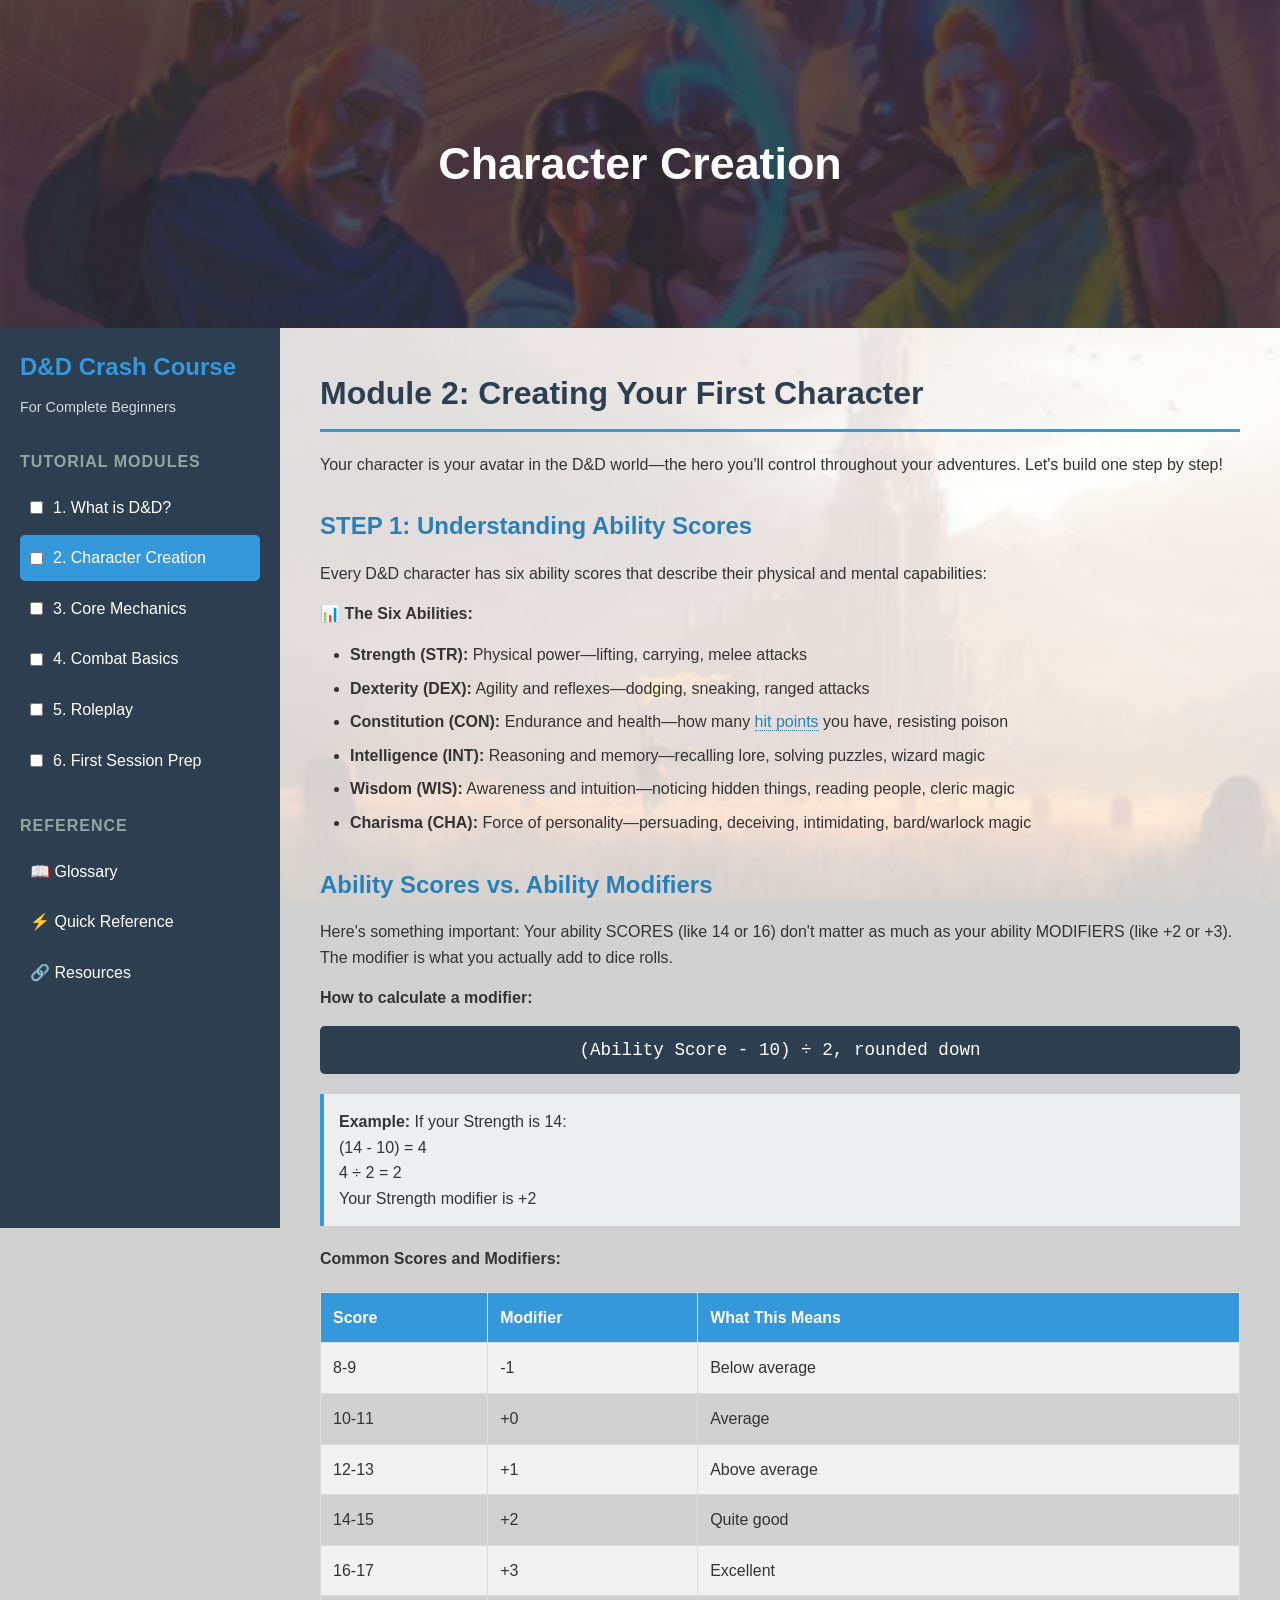
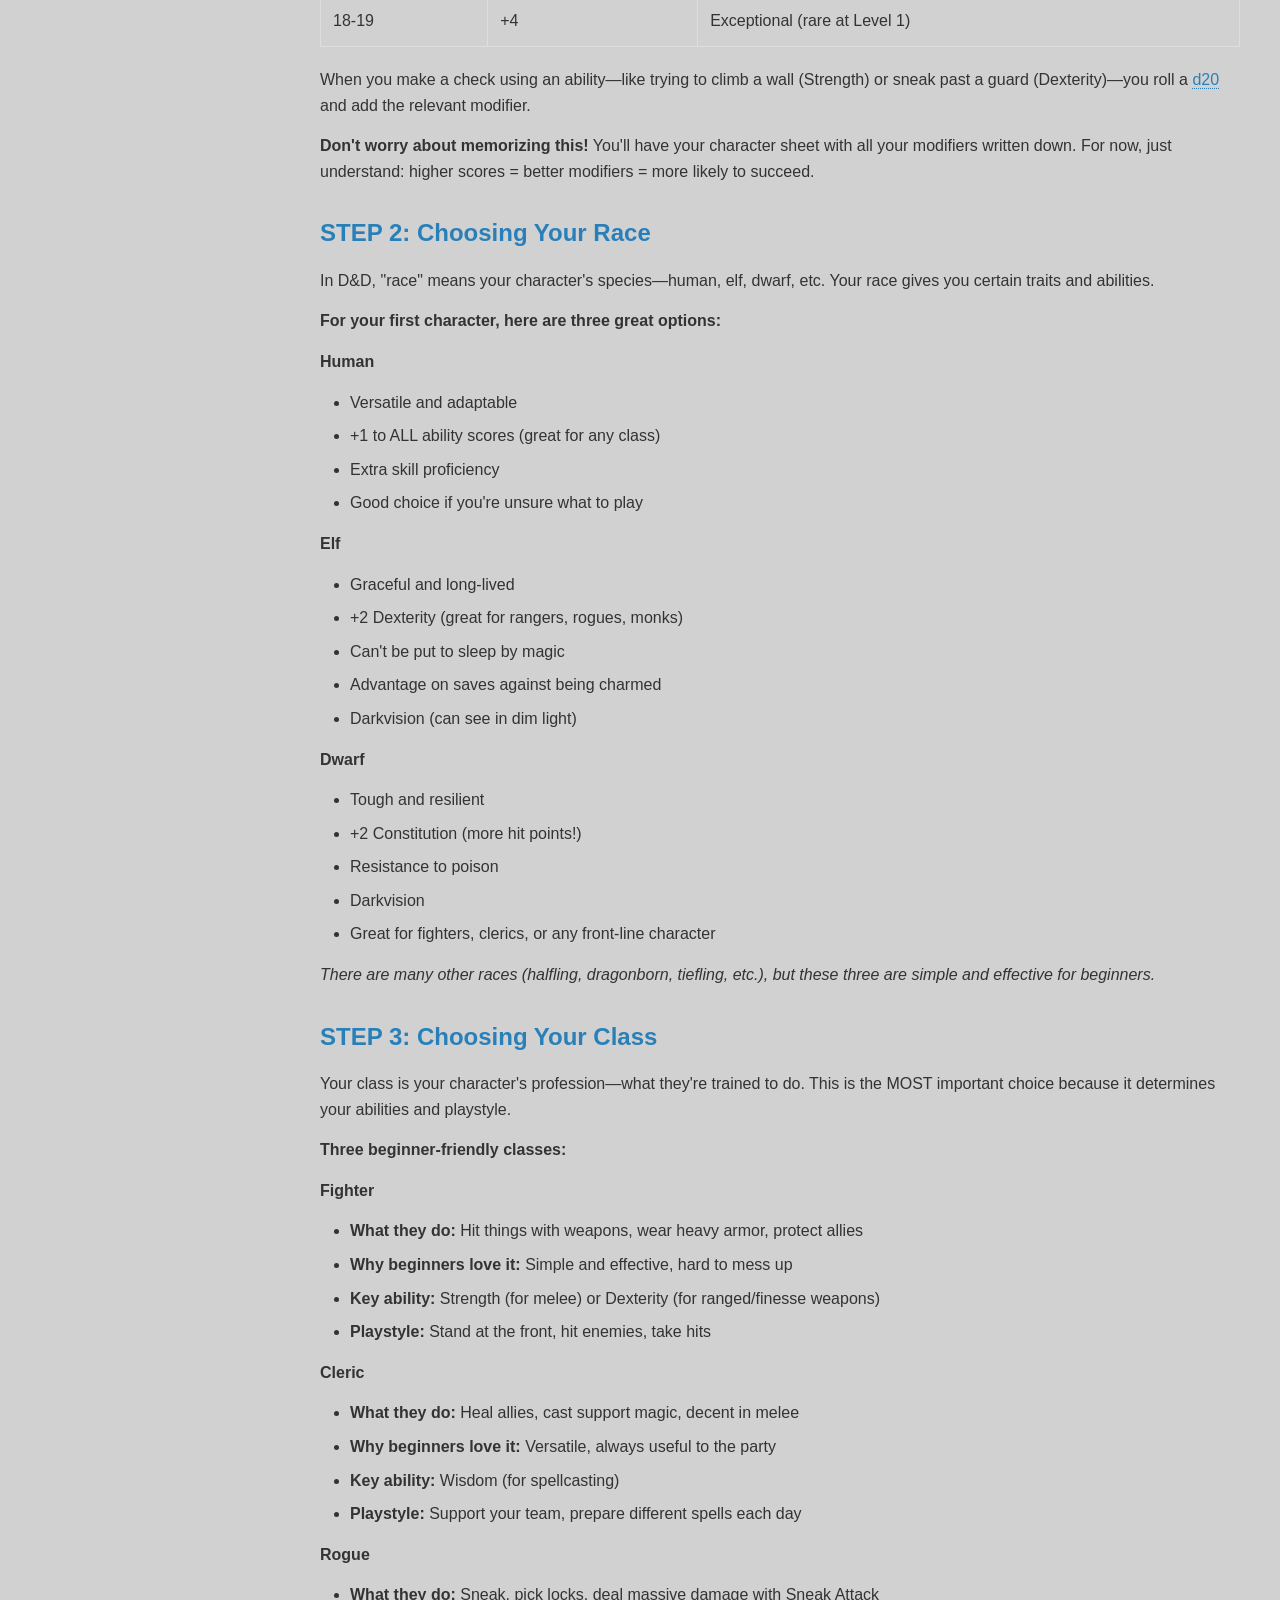
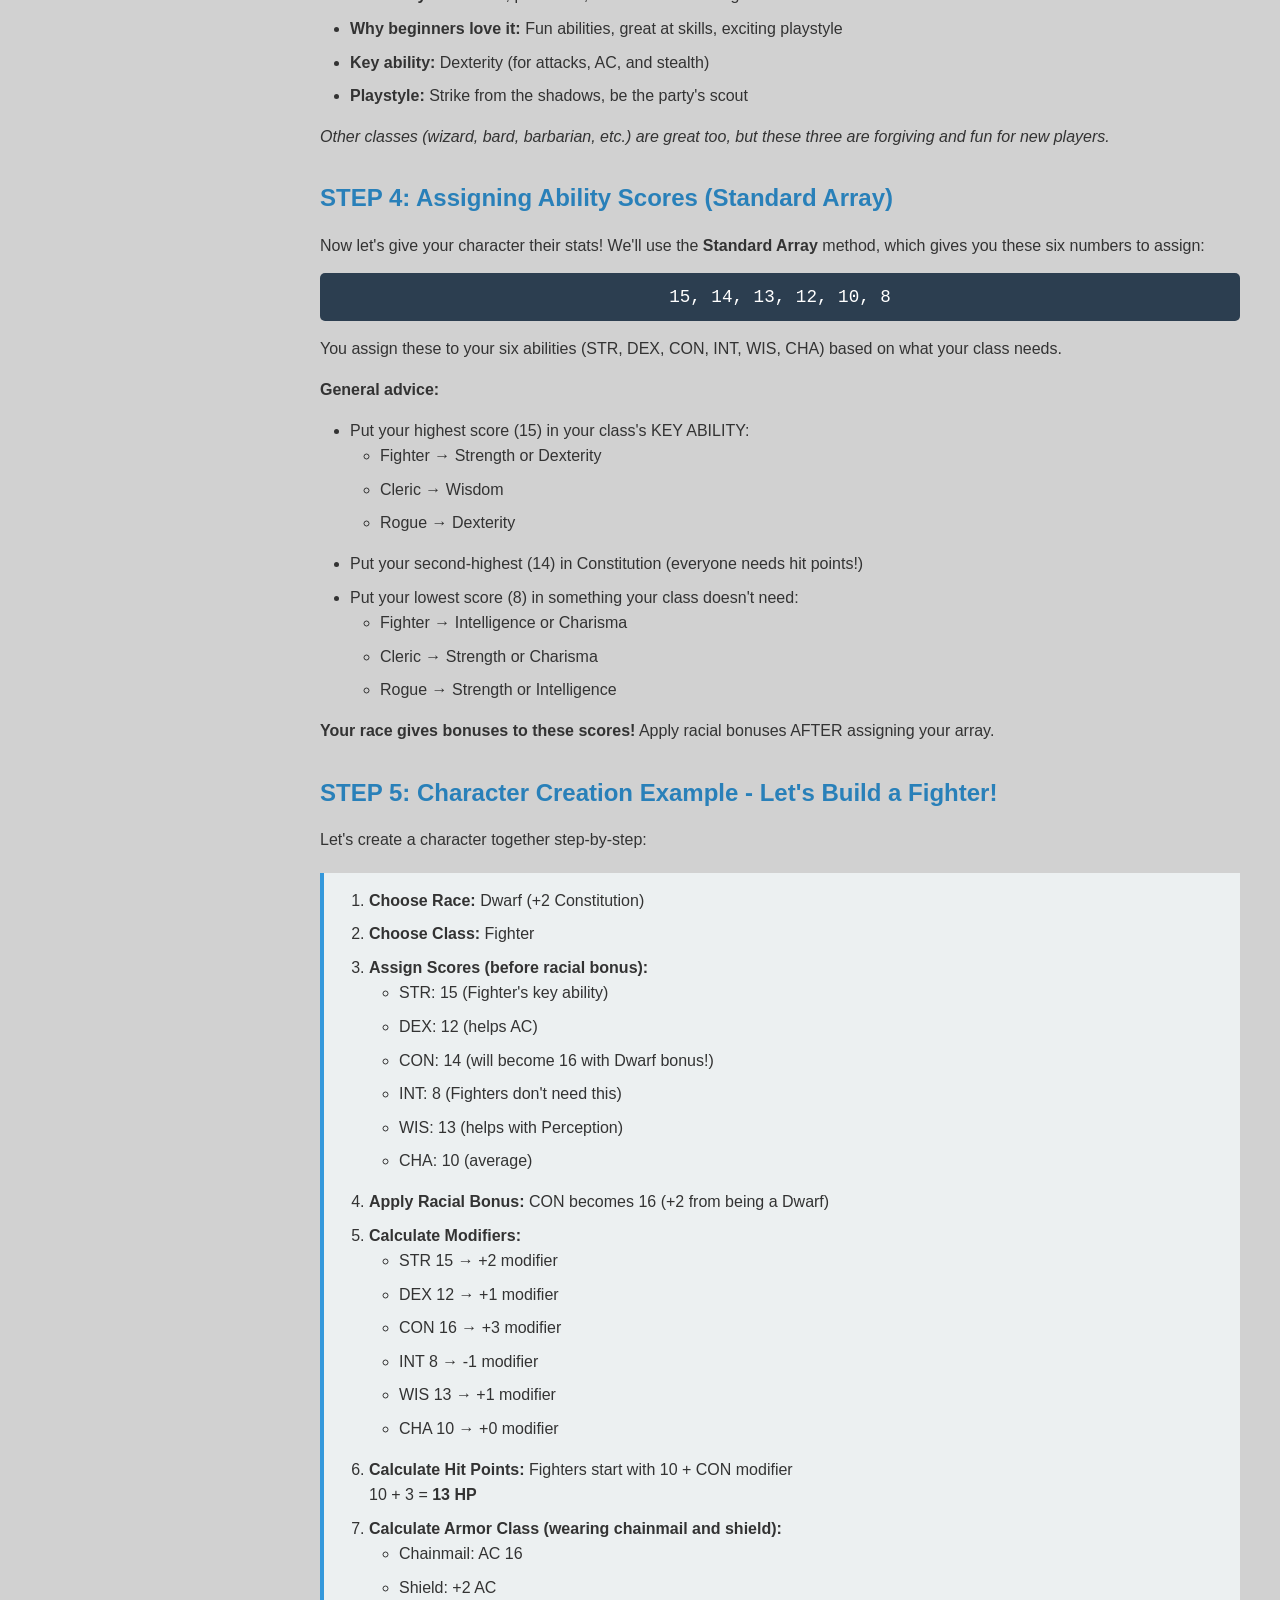
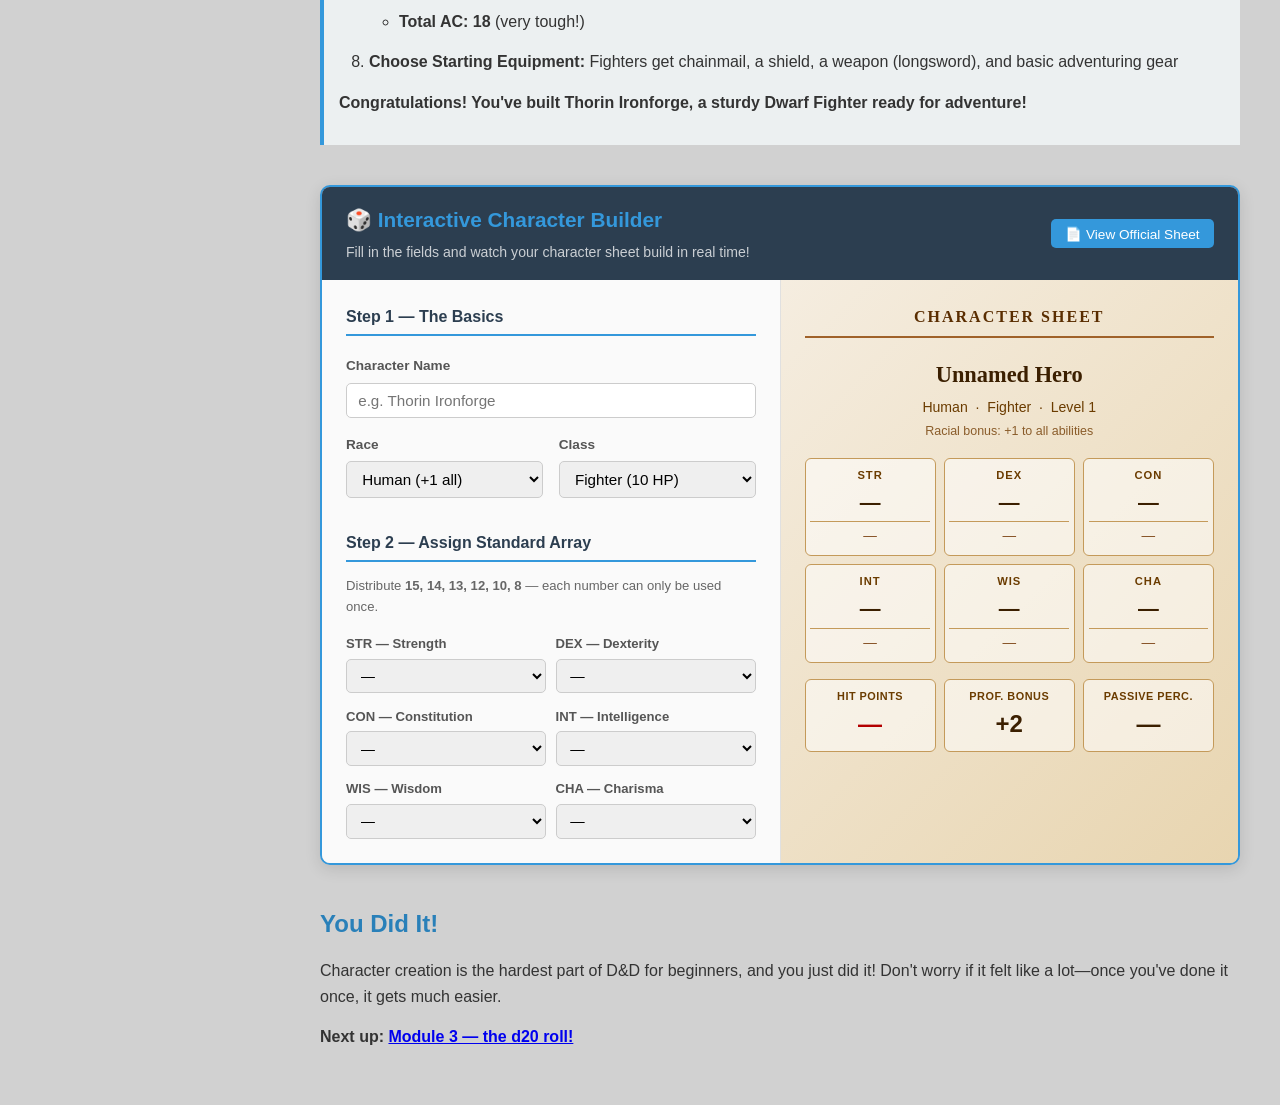
<file: character-creation.html>
<!DOCTYPE html>
<html lang="en">
<head>
    <meta charset="UTF-8">
    <meta name="viewport" content="width=device-width, initial-scale=1.0">
    <title>D&D Crash Course - Character Creation</title>
    <link rel="stylesheet" href="styles.css">
</head>
<body>
    <header style="text-align:center; padding: 8rem 1rem; background: #222; color: #fff; position: relative; overflow: hidden;">
        <img src="Images/character-creation.jpg" alt="Dragon" style="position: absolute; top: 0; left: 0; width: 100%; height: 100%; object-fit: cover; object-position: center 40%; opacity: 0.25; pointer-events: none;">
        <div style="position: relative; z-index: 1;">
            <h1 style="font-size: 2.8rem; margin: 0;">Character Creation</h1>
        </div>
    </header>
    <div class="container">
        <aside class="sidebar">
            <h1>D&D Crash Course</h1>
            <p>For Complete Beginners</p>

            <div class="nav-section">
                <h3>Tutorial Modules</h3>
                <a class="nav-item" href="what-is-dnd.html" data-page="what-is-dnd.html">
                    <input type="checkbox" id="check1">
                    <span>1. What is D&D?</span>
                </a>
                <a class="nav-item" href="character-creation.html" data-page="character-creation.html">
                    <input type="checkbox" id="check2">
                    <span>2. Character Creation</span>
                </a>
                <a class="nav-item" href="core-mechanics.html" data-page="core-mechanics.html">
                    <input type="checkbox" id="check3">
                    <span>3. Core Mechanics</span>
                </a>
                <a class="nav-item" href="combat.html" data-page="combat.html">
                    <input type="checkbox" id="check4">
                    <span>4. Combat Basics</span>
                </a>
                <a class="nav-item" href="roleplay.html" data-page="roleplay.html">
                    <input type="checkbox" id="check5">
                    <span>5. Roleplay</span>
                </a>
                <a class="nav-item" href="first-session.html" data-page="first-session.html">
                    <input type="checkbox" id="check6">
                    <span>6. First Session Prep</span>
                </a>
            </div>

            <div class="nav-section">
                <h3>Reference</h3>
                <a class="nav-item" href="reference.html#glossary" data-page="reference.html">
                    <span>📖 Glossary</span>
                </a>
                <a class="nav-item" href="reference.html#quickref" data-page="reference.html">
                    <span>⚡ Quick Reference</span>
                </a>
                <a class="nav-item" href="reference.html#resources" data-page="reference.html">
                    <span>🔗 Resources</span>
                </a>
            </div>
        </aside>

        <main class="main-content">
            <h2>Module 2: Creating Your First Character</h2>
            <p>Your character is your avatar in the D&amp;D world—the hero you'll control throughout your adventures. Let's build one step by step!</p>

            <h3>STEP 1: Understanding Ability Scores</h3>
            <p>Every D&amp;D character has six ability scores that describe their physical and mental capabilities:</p>

            <p><strong>📊 The Six Abilities:</strong></p>
            <ul>
                <li><strong>Strength (STR):</strong> Physical power—lifting, carrying, melee attacks</li>
                <li><strong>Dexterity (DEX):</strong> Agility and reflexes—dodging, sneaking, ranged attacks</li>
                <li><strong>Constitution (CON):</strong> Endurance and health—how many <span class="tip" data-tip="How much damage your character can take before falling unconscious.">hit points</span> you have, resisting poison</li>
                <li><strong>Intelligence (INT):</strong> Reasoning and memory—recalling lore, solving puzzles, wizard magic</li>
                <li><strong>Wisdom (WIS):</strong> Awareness and intuition—noticing hidden things, reading people, cleric magic</li>
                <li><strong>Charisma (CHA):</strong> Force of personality—persuading, deceiving, intimidating, bard/warlock magic</li>
            </ul>

            <h3>Ability Scores vs. Ability Modifiers</h3>
            <p>Here's something important: Your ability SCORES (like 14 or 16) don't matter as much as your ability MODIFIERS (like +2 or +3). The modifier is what you actually add to dice rolls.</p>

            <p><strong>How to calculate a modifier:</strong></p>
            <div class="formula">(Ability Score - 10) ÷ 2, rounded down</div>

            <div class="example-box">
                <strong>Example:</strong> If your Strength is 14:<br>
                (14 - 10) = 4<br>
                4 ÷ 2 = 2<br>
                Your Strength modifier is +2
            </div>

            <p><strong>Common Scores and Modifiers:</strong></p>
            <table>
                <tr>
                    <th>Score</th>
                    <th>Modifier</th>
                    <th>What This Means</th>
                </tr>
                <tr><td>8-9</td><td>-1</td><td>Below average</td></tr>
                <tr><td>10-11</td><td>+0</td><td>Average</td></tr>
                <tr><td>12-13</td><td>+1</td><td>Above average</td></tr>
                <tr><td>14-15</td><td>+2</td><td>Quite good</td></tr>
                <tr><td>16-17</td><td>+3</td><td>Excellent</td></tr>
                <tr><td>18-19</td><td>+4</td><td>Exceptional (rare at Level 1)</td></tr>
            </table>

            <p>When you make a check using an ability—like trying to climb a wall (Strength) or sneak past a guard (Dexterity)—you roll a <span class="tip" data-tip="A 20-sided die, the most commonly rolled die in D&D.">d20</span> and add the relevant modifier.</p>
            <p><strong>Don't worry about memorizing this!</strong> You'll have your character sheet with all your modifiers written down. For now, just understand: higher scores = better modifiers = more likely to succeed.</p>

            <h3>STEP 2: Choosing Your Race</h3>
            <p>In D&amp;D, "race" means your character's species—human, elf, dwarf, etc. Your race gives you certain traits and abilities.</p>

            <p><strong>For your first character, here are three great options:</strong></p>

            <p><strong>Human</strong></p>
            <ul>
                <li>Versatile and adaptable</li>
                <li>+1 to ALL ability scores (great for any class)</li>
                <li>Extra skill proficiency</li>
                <li>Good choice if you're unsure what to play</li>
            </ul>

            <p><strong>Elf</strong></p>
            <ul>
                <li>Graceful and long-lived</li>
                <li>+2 Dexterity (great for rangers, rogues, monks)</li>
                <li>Can't be put to sleep by magic</li>
                <li>Advantage on saves against being charmed</li>
                <li>Darkvision (can see in dim light)</li>
            </ul>

            <p><strong>Dwarf</strong></p>
            <ul>
                <li>Tough and resilient</li>
                <li>+2 Constitution (more hit points!)</li>
                <li>Resistance to poison</li>
                <li>Darkvision</li>
                <li>Great for fighters, clerics, or any front-line character</li>
            </ul>

            <p><em>There are many other races (halfling, dragonborn, tiefling, etc.), but these three are simple and effective for beginners.</em></p>

            <h3>STEP 3: Choosing Your Class</h3>
            <p>Your class is your character's profession—what they're trained to do. This is the MOST important choice because it determines your abilities and playstyle.</p>

            <p><strong>Three beginner-friendly classes:</strong></p>

            <p><strong>Fighter</strong></p>
            <ul>
                <li><strong>What they do:</strong> Hit things with weapons, wear heavy armor, protect allies</li>
                <li><strong>Why beginners love it:</strong> Simple and effective, hard to mess up</li>
                <li><strong>Key ability:</strong> Strength (for melee) or Dexterity (for ranged/finesse weapons)</li>
                <li><strong>Playstyle:</strong> Stand at the front, hit enemies, take hits</li>
            </ul>

            <p><strong>Cleric</strong></p>
            <ul>
                <li><strong>What they do:</strong> Heal allies, cast support magic, decent in melee</li>
                <li><strong>Why beginners love it:</strong> Versatile, always useful to the party</li>
                <li><strong>Key ability:</strong> Wisdom (for spellcasting)</li>
                <li><strong>Playstyle:</strong> Support your team, prepare different spells each day</li>
            </ul>

            <p><strong>Rogue</strong></p>
            <ul>
                <li><strong>What they do:</strong> Sneak, pick locks, deal massive damage with Sneak Attack</li>
                <li><strong>Why beginners love it:</strong> Fun abilities, great at skills, exciting playstyle</li>
                <li><strong>Key ability:</strong> Dexterity (for attacks, AC, and stealth)</li>
                <li><strong>Playstyle:</strong> Strike from the shadows, be the party's scout</li>
            </ul>

            <p><em>Other classes (wizard, bard, barbarian, etc.) are great too, but these three are forgiving and fun for new players.</em></p>

            <h3>STEP 4: Assigning Ability Scores (Standard Array)</h3>
            <p>Now let's give your character their stats! We'll use the <strong>Standard Array</strong> method, which gives you these six numbers to assign:</p>

            <div class="formula">15, 14, 13, 12, 10, 8</div>

            <p>You assign these to your six abilities (STR, DEX, CON, INT, WIS, CHA) based on what your class needs.</p>

            <p><strong>General advice:</strong></p>
            <ul>
                <li>Put your highest score (15) in your class's KEY ABILITY:
                    <ul>
                        <li>Fighter → Strength or Dexterity</li>
                        <li>Cleric → Wisdom</li>
                        <li>Rogue → Dexterity</li>
                    </ul>
                </li>
                <li>Put your second-highest (14) in Constitution (everyone needs hit points!)</li>
                <li>Put your lowest score (8) in something your class doesn't need:
                    <ul>
                        <li>Fighter → Intelligence or Charisma</li>
                        <li>Cleric → Strength or Charisma</li>
                        <li>Rogue → Strength or Intelligence</li>
                    </ul>
                </li>
            </ul>

            <p><strong>Your race gives bonuses to these scores!</strong> Apply racial bonuses AFTER assigning your array.</p>

            <h3>STEP 5: Character Creation Example - Let's Build a Fighter!</h3>
            <p>Let's create a character together step-by-step:</p>

            <div class="example-box">
                <ol>
                    <li><strong>Choose Race:</strong> Dwarf (+2 Constitution)</li>
                    <li><strong>Choose Class:</strong> Fighter</li>
                    <li><strong>Assign Scores (before racial bonus):</strong>
                        <ul>
                            <li>STR: 15 (Fighter's key ability)</li>
                            <li>DEX: 12 (helps AC)</li>
                            <li>CON: 14 (will become 16 with Dwarf bonus!)</li>
                            <li>INT: 8 (Fighters don't need this)</li>
                            <li>WIS: 13 (helps with Perception)</li>
                            <li>CHA: 10 (average)</li>
                        </ul>
                    </li>
                    <li><strong>Apply Racial Bonus:</strong> CON becomes 16 (+2 from being a Dwarf)</li>
                    <li><strong>Calculate Modifiers:</strong>
                        <ul>
                            <li>STR 15 → +2 modifier</li>
                            <li>DEX 12 → +1 modifier</li>
                            <li>CON 16 → +3 modifier</li>
                            <li>INT 8 → -1 modifier</li>
                            <li>WIS 13 → +1 modifier</li>
                            <li>CHA 10 → +0 modifier</li>
                        </ul>
                    </li>
                    <li><strong>Calculate Hit Points:</strong> Fighters start with 10 + CON modifier<br>
                        10 + 3 = <strong>13 HP</strong>
                    </li>
                    <li><strong>Calculate Armor Class (wearing chainmail and shield):</strong>
                        <ul>
                            <li>Chainmail: AC 16</li>
                            <li>Shield: +2 AC</li>
                            <li><strong>Total AC: 18</strong> (very tough!)</li>
                        </ul>
                    </li>
                    <li><strong>Choose Starting Equipment:</strong> Fighters get chainmail, a shield, a weapon (longsword), and basic adventuring gear</li>
                </ol>

                <p><strong>Congratulations! You've built Thorin Ironforge, a sturdy Dwarf Fighter ready for adventure!</strong></p>
            </div>

            <!-- INTERACTIVE CHARACTER BUILDER -->
            <div style="margin: 2.5rem 0; border: 2px solid #3498db; border-radius: 10px; overflow: hidden; box-shadow: 0 4px 16px rgba(0,0,0,0.12);">
                <div style="background: #2c3e50; color: white; padding: 1rem 1.5rem; display: flex; align-items: center; gap: 1rem; flex-wrap: wrap;">
                    <div>
                        <h3 style="margin: 0; color: #3498db; font-size: 1.3rem;">🎲 Interactive Character Builder</h3>
                        <p style="margin: 0.3rem 0 0; opacity: 0.75; font-size: 0.88rem;">Fill in the fields and watch your character sheet build in real time!</p>
                    </div>
                    <button onclick="toggleSheetRef()" style="margin-left:auto; background: #3498db; color: white; border: none; padding: 0.4rem 0.9rem; border-radius: 5px; cursor: pointer; font-size: 0.85rem;">📄 View Official Sheet</button>
                </div>

                <!-- Official sheet reference (hidden by default) -->
                <div id="sheet-ref" style="display:none; background:#f0f0f0; padding:1rem; text-align:center; border-bottom: 1px solid #ddd;">
                    <p style="margin:0 0 0.5rem; font-size:0.85rem; color:#555;">Reference: Official D&amp;D 5e Character Sheet</p>
                    <img src="Images/character-sheet.jpg" alt="Official D&D Character Sheet" style="max-width:100%; border-radius:6px; box-shadow:0 2px 8px rgba(0,0,0,0.2);">
                </div>

                <div style="display:flex; flex-wrap:wrap;">
                    <!-- FORM -->
                    <div style="flex:1; min-width:280px; padding:1.5rem; background:#fafafa; border-right:1px solid #e0e0e0;">

                        <h4 style="color:#2c3e50; border-bottom:2px solid #3498db; padding-bottom:0.3rem; margin-bottom:1rem;">Step 1 — The Basics</h4>

                        <label style="display:block; margin-bottom:0.8rem;">
                            <span style="font-size:0.85rem; font-weight:bold; color:#555;">Character Name</span>
                            <input id="cb-name" type="text" placeholder="e.g. Thorin Ironforge" oninput="updatePreview()"
                                style="display:block; width:100%; margin-top:0.3rem; padding:0.5rem 0.7rem; border:1px solid #ccc; border-radius:5px; font-size:0.95rem;">
                        </label>

                        <div style="display:flex; gap:1rem; flex-wrap:wrap;">
                            <label style="flex:1; min-width:120px; display:block; margin-bottom:0.8rem;">
                                <span style="font-size:0.85rem; font-weight:bold; color:#555;">Race</span>
                                <select id="cb-race" onchange="syncDropdowns()"
                                    style="display:block; width:100%; margin-top:0.3rem; padding:0.5rem 0.7rem; border:1px solid #ccc; border-radius:5px; font-size:0.95rem;">
                                    <option value="human">Human (+1 all)</option>
                                    <option value="elf">Elf (+2 DEX)</option>
                                    <option value="dwarf">Dwarf (+2 CON)</option>
                                </select>
                            </label>
                            <label style="flex:1; min-width:120px; display:block; margin-bottom:0.8rem;">
                                <span style="font-size:0.85rem; font-weight:bold; color:#555;">Class</span>
                                <select id="cb-class" onchange="updatePreview()"
                                    style="display:block; width:100%; margin-top:0.3rem; padding:0.5rem 0.7rem; border:1px solid #ccc; border-radius:5px; font-size:0.95rem;">
                                    <option value="fighter">Fighter (10 HP)</option>
                                    <option value="cleric">Cleric (8 HP)</option>
                                    <option value="rogue">Rogue (8 HP)</option>
                                </select>
                            </label>
                        </div>

                        <h4 style="color:#2c3e50; border-bottom:2px solid #3498db; padding-bottom:0.3rem; margin:1.2rem 0 0.8rem;">Step 2 — Assign Standard Array</h4>
                        <p style="font-size:0.82rem; color:#666; margin-bottom:0.8rem;">Distribute <strong>15, 14, 13, 12, 10, 8</strong> — each number can only be used once.</p>

                        <div style="display:grid; grid-template-columns:1fr 1fr; gap:0.6rem;">
                            <label style="display:block;">
                                <span style="font-size:0.82rem; font-weight:bold; color:#555;">STR — Strength</span>
                                <select id="cb-str" onchange="syncDropdowns()" style="display:block; width:100%; margin-top:0.2rem; padding:0.45rem 0.6rem; border:1px solid #ccc; border-radius:5px; font-size:0.9rem;"><option value="">—</option></select>
                            </label>
                            <label style="display:block;">
                                <span style="font-size:0.82rem; font-weight:bold; color:#555;">DEX — Dexterity</span>
                                <select id="cb-dex" onchange="syncDropdowns()" style="display:block; width:100%; margin-top:0.2rem; padding:0.45rem 0.6rem; border:1px solid #ccc; border-radius:5px; font-size:0.9rem;"><option value="">—</option></select>
                            </label>
                            <label style="display:block;">
                                <span style="font-size:0.82rem; font-weight:bold; color:#555;">CON — Constitution</span>
                                <select id="cb-con" onchange="syncDropdowns()" style="display:block; width:100%; margin-top:0.2rem; padding:0.45rem 0.6rem; border:1px solid #ccc; border-radius:5px; font-size:0.9rem;"><option value="">—</option></select>
                            </label>
                            <label style="display:block;">
                                <span style="font-size:0.82rem; font-weight:bold; color:#555;">INT — Intelligence</span>
                                <select id="cb-int" onchange="syncDropdowns()" style="display:block; width:100%; margin-top:0.2rem; padding:0.45rem 0.6rem; border:1px solid #ccc; border-radius:5px; font-size:0.9rem;"><option value="">—</option></select>
                            </label>
                            <label style="display:block;">
                                <span style="font-size:0.82rem; font-weight:bold; color:#555;">WIS — Wisdom</span>
                                <select id="cb-wis" onchange="syncDropdowns()" style="display:block; width:100%; margin-top:0.2rem; padding:0.45rem 0.6rem; border:1px solid #ccc; border-radius:5px; font-size:0.9rem;"><option value="">—</option></select>
                            </label>
                            <label style="display:block;">
                                <span style="font-size:0.82rem; font-weight:bold; color:#555;">CHA — Charisma</span>
                                <select id="cb-cha" onchange="syncDropdowns()" style="display:block; width:100%; margin-top:0.2rem; padding:0.45rem 0.6rem; border:1px solid #ccc; border-radius:5px; font-size:0.9rem;"><option value="">—</option></select>
                            </label>
                        </div>
                    </div>

                    <!-- LIVE PREVIEW -->
                    <div style="flex:1; min-width:260px; padding:1.5rem; background: linear-gradient(135deg, #f5ede0 0%, #e8d5b0 100%);">
                        <h4 style="color:#5a2d00; text-align:center; letter-spacing:2px; text-transform:uppercase; font-family:Georgia,serif; border-bottom:2px solid #a0622a; padding-bottom:0.4rem; margin-bottom:1.2rem;">Character Sheet</h4>

                        <div style="text-align:center; margin-bottom:1rem;">
                            <div id="prev-name" style="font-size:1.4rem; font-weight:bold; font-family:Georgia,serif; color:#3b1f00;">Unnamed Hero</div>
                            <div style="font-size:0.88rem; color:#6b3c00; margin-top:0.2rem;">
                                <span id="prev-race">Human</span> &nbsp;·&nbsp; <span id="prev-class">Fighter</span> &nbsp;·&nbsp; Level 1
                            </div>
                            <div style="font-size:0.78rem; color:#8a5c2a; margin-top:0.2rem;">Racial bonus: <span id="prev-racial">+1 to all abilities</span></div>
                        </div>

                        <!-- Ability scores grid -->
                        <div style="display:grid; grid-template-columns:repeat(3,1fr); gap:0.5rem; margin-bottom:1rem;">
                            <div style="background:rgba(255,255,255,0.55); border:1px solid #c49a5a; border-radius:6px; text-align:center; padding:0.5rem 0.3rem;">
                                <div style="font-size:0.7rem; font-weight:bold; color:#6b3c00; letter-spacing:1px;">STR</div>
                                <div id="prev-str-score" style="font-size:1.3rem; font-weight:bold; color:#3b1f00;">—</div>
                                <div id="prev-str-mod" style="font-size:0.85rem; color:#7a4010; border-top:1px solid #c49a5a; margin-top:0.2rem; padding-top:0.2rem;">—</div>
                            </div>
                            <div style="background:rgba(255,255,255,0.55); border:1px solid #c49a5a; border-radius:6px; text-align:center; padding:0.5rem 0.3rem;">
                                <div style="font-size:0.7rem; font-weight:bold; color:#6b3c00; letter-spacing:1px;">DEX</div>
                                <div id="prev-dex-score" style="font-size:1.3rem; font-weight:bold; color:#3b1f00;">—</div>
                                <div id="prev-dex-mod" style="font-size:0.85rem; color:#7a4010; border-top:1px solid #c49a5a; margin-top:0.2rem; padding-top:0.2rem;">—</div>
                            </div>
                            <div style="background:rgba(255,255,255,0.55); border:1px solid #c49a5a; border-radius:6px; text-align:center; padding:0.5rem 0.3rem;">
                                <div style="font-size:0.7rem; font-weight:bold; color:#6b3c00; letter-spacing:1px;">CON</div>
                                <div id="prev-con-score" style="font-size:1.3rem; font-weight:bold; color:#3b1f00;">—</div>
                                <div id="prev-con-mod" style="font-size:0.85rem; color:#7a4010; border-top:1px solid #c49a5a; margin-top:0.2rem; padding-top:0.2rem;">—</div>
                            </div>
                            <div style="background:rgba(255,255,255,0.55); border:1px solid #c49a5a; border-radius:6px; text-align:center; padding:0.5rem 0.3rem;">
                                <div style="font-size:0.7rem; font-weight:bold; color:#6b3c00; letter-spacing:1px;">INT</div>
                                <div id="prev-int-score" style="font-size:1.3rem; font-weight:bold; color:#3b1f00;">—</div>
                                <div id="prev-int-mod" style="font-size:0.85rem; color:#7a4010; border-top:1px solid #c49a5a; margin-top:0.2rem; padding-top:0.2rem;">—</div>
                            </div>
                            <div style="background:rgba(255,255,255,0.55); border:1px solid #c49a5a; border-radius:6px; text-align:center; padding:0.5rem 0.3rem;">
                                <div style="font-size:0.7rem; font-weight:bold; color:#6b3c00; letter-spacing:1px;">WIS</div>
                                <div id="prev-wis-score" style="font-size:1.3rem; font-weight:bold; color:#3b1f00;">—</div>
                                <div id="prev-wis-mod" style="font-size:0.85rem; color:#7a4010; border-top:1px solid #c49a5a; margin-top:0.2rem; padding-top:0.2rem;">—</div>
                            </div>
                            <div style="background:rgba(255,255,255,0.55); border:1px solid #c49a5a; border-radius:6px; text-align:center; padding:0.5rem 0.3rem;">
                                <div style="font-size:0.7rem; font-weight:bold; color:#6b3c00; letter-spacing:1px;">CHA</div>
                                <div id="prev-cha-score" style="font-size:1.3rem; font-weight:bold; color:#3b1f00;">—</div>
                                <div id="prev-cha-mod" style="font-size:0.85rem; color:#7a4010; border-top:1px solid #c49a5a; margin-top:0.2rem; padding-top:0.2rem;">—</div>
                            </div>
                        </div>

                        <!-- Derived stats -->
                        <div style="display:grid; grid-template-columns:1fr 1fr 1fr; gap:0.5rem; text-align:center;">
                            <div style="background:rgba(255,255,255,0.55); border:1px solid #c49a5a; border-radius:6px; padding:0.5rem 0.3rem;">
                                <div style="font-size:0.68rem; font-weight:bold; color:#6b3c00; letter-spacing:0.5px;">HIT POINTS</div>
                                <div id="prev-hp" style="font-size:1.5rem; font-weight:bold; color:#b30000;">—</div>
                            </div>
                            <div style="background:rgba(255,255,255,0.55); border:1px solid #c49a5a; border-radius:6px; padding:0.5rem 0.3rem;">
                                <div style="font-size:0.68rem; font-weight:bold; color:#6b3c00; letter-spacing:0.5px;">PROF. BONUS</div>
                                <div id="prev-prof" style="font-size:1.5rem; font-weight:bold; color:#3b1f00;">+2</div>
                            </div>
                            <div style="background:rgba(255,255,255,0.55); border:1px solid #c49a5a; border-radius:6px; padding:0.5rem 0.3rem;">
                                <div style="font-size:0.68rem; font-weight:bold; color:#6b3c00; letter-spacing:0.5px;">PASSIVE PERC.</div>
                                <div id="prev-pp" style="font-size:1.5rem; font-weight:bold; color:#3b1f00;">—</div>
                            </div>
                        </div>

                        <div id="prev-complete-msg" style="display:none; margin-top:1rem; background:#d4edda; border:1px solid #28a745; border-radius:6px; padding:0.7rem; text-align:center; font-size:0.88rem; color:#155724;">
                            🎉 <strong>Character complete!</strong> You're ready to adventure!
                        </div>
                    </div>
                </div>
            </div>

            <script>
                const STANDARD_ARRAY = [15, 14, 13, 12, 10, 8];
                const ABILITIES = ['str', 'dex', 'con', 'int', 'wis', 'cha'];

                function calcMod(score) { return Math.floor((score - 10) / 2); }
                function modStr(score) { const m = calcMod(score); return (m >= 0 ? '+' : '') + m; }

                function getRacialBonus(race, ab) {
                    const b = { human: {str:1,dex:1,con:1,int:1,wis:1,cha:1}, elf: {dex:2}, dwarf: {con:2} };
                    return (b[race] && b[race][ab]) || 0;
                }

                function getBaseHP(cls) { return cls === 'fighter' ? 10 : 8; }

                function syncDropdowns() {
                    const selected = {};
                    for (const ab of ABILITIES) {
                        const v = document.getElementById('cb-' + ab).value;
                        if (v) selected[ab] = parseInt(v);
                    }
                    for (const ab of ABILITIES) {
                        const sel = document.getElementById('cb-' + ab);
                        const current = sel.value;
                        const usedByOthers = Object.entries(selected)
                            .filter(([k]) => k !== ab).map(([,v]) => v);
                        sel.innerHTML = '<option value="">—</option>';
                        for (const val of STANDARD_ARRAY) {
                            if (!usedByOthers.includes(val)) {
                                const opt = document.createElement('option');
                                opt.value = val; opt.textContent = val;
                                if (parseInt(current) === val) opt.selected = true;
                                sel.appendChild(opt);
                            }
                        }
                    }
                    updatePreview();
                }

                function updatePreview() {
                    const name = document.getElementById('cb-name').value.trim() || 'Unnamed Hero';
                    const race = document.getElementById('cb-race').value;
                    const cls  = document.getElementById('cb-class').value;

                    const final = {};
                    let allSet = true;
                    for (const ab of ABILITIES) {
                        const v = parseInt(document.getElementById('cb-' + ab).value);
                        if (!v) { allSet = false; final[ab] = null; }
                        else { final[ab] = v + getRacialBonus(race, ab); }
                    }

                    document.getElementById('prev-name').textContent = name;
                    document.getElementById('prev-race').textContent = race.charAt(0).toUpperCase() + race.slice(1);
                    document.getElementById('prev-class').textContent = cls.charAt(0).toUpperCase() + cls.slice(1);
                    document.getElementById('prev-racial').textContent = {human:'+1 to all abilities', elf:'+2 Dexterity', dwarf:'+2 Constitution'}[race];

                    for (const ab of ABILITIES) {
                        const s = final[ab];
                        document.getElementById('prev-' + ab + '-score').textContent = s !== null ? s : '—';
                        document.getElementById('prev-' + ab + '-mod').textContent   = s !== null ? modStr(s) : '—';
                    }

                    const conMod = final.con !== null ? calcMod(final.con) : null;
                    const wisMod = final.wis !== null ? calcMod(final.wis) : null;
                    document.getElementById('prev-hp').textContent = conMod !== null ? Math.max(1, getBaseHP(cls) + conMod) : '—';
                    document.getElementById('prev-pp').textContent = wisMod !== null ? (10 + wisMod) : '—';
                    document.getElementById('prev-complete-msg').style.display = allSet ? 'block' : 'none';
                }

                function toggleSheetRef() {
                    const el = document.getElementById('sheet-ref');
                    el.style.display = el.style.display === 'none' ? 'block' : 'none';
                }

                // Init dropdowns
                for (const ab of ABILITIES) {
                    const sel = document.getElementById('cb-' + ab);
                    for (const val of STANDARD_ARRAY) {
                        const opt = document.createElement('option');
                        opt.value = val; opt.textContent = val;
                        sel.appendChild(opt);
                    }
                }
                syncDropdowns();
            </script>

            <h3>You Did It!</h3>
            <p>Character creation is the hardest part of D&amp;D for beginners, and you just did it! Don't worry if it felt like a lot—once you've done it once, it gets much easier.</p>

            <p><strong>Next up: <a href="core-mechanics.html">Module 3 — the d20 roll!</a></strong></p>
        </main>
    </div>

    <script src="script.js"></script>
</body>
</html>
</file>
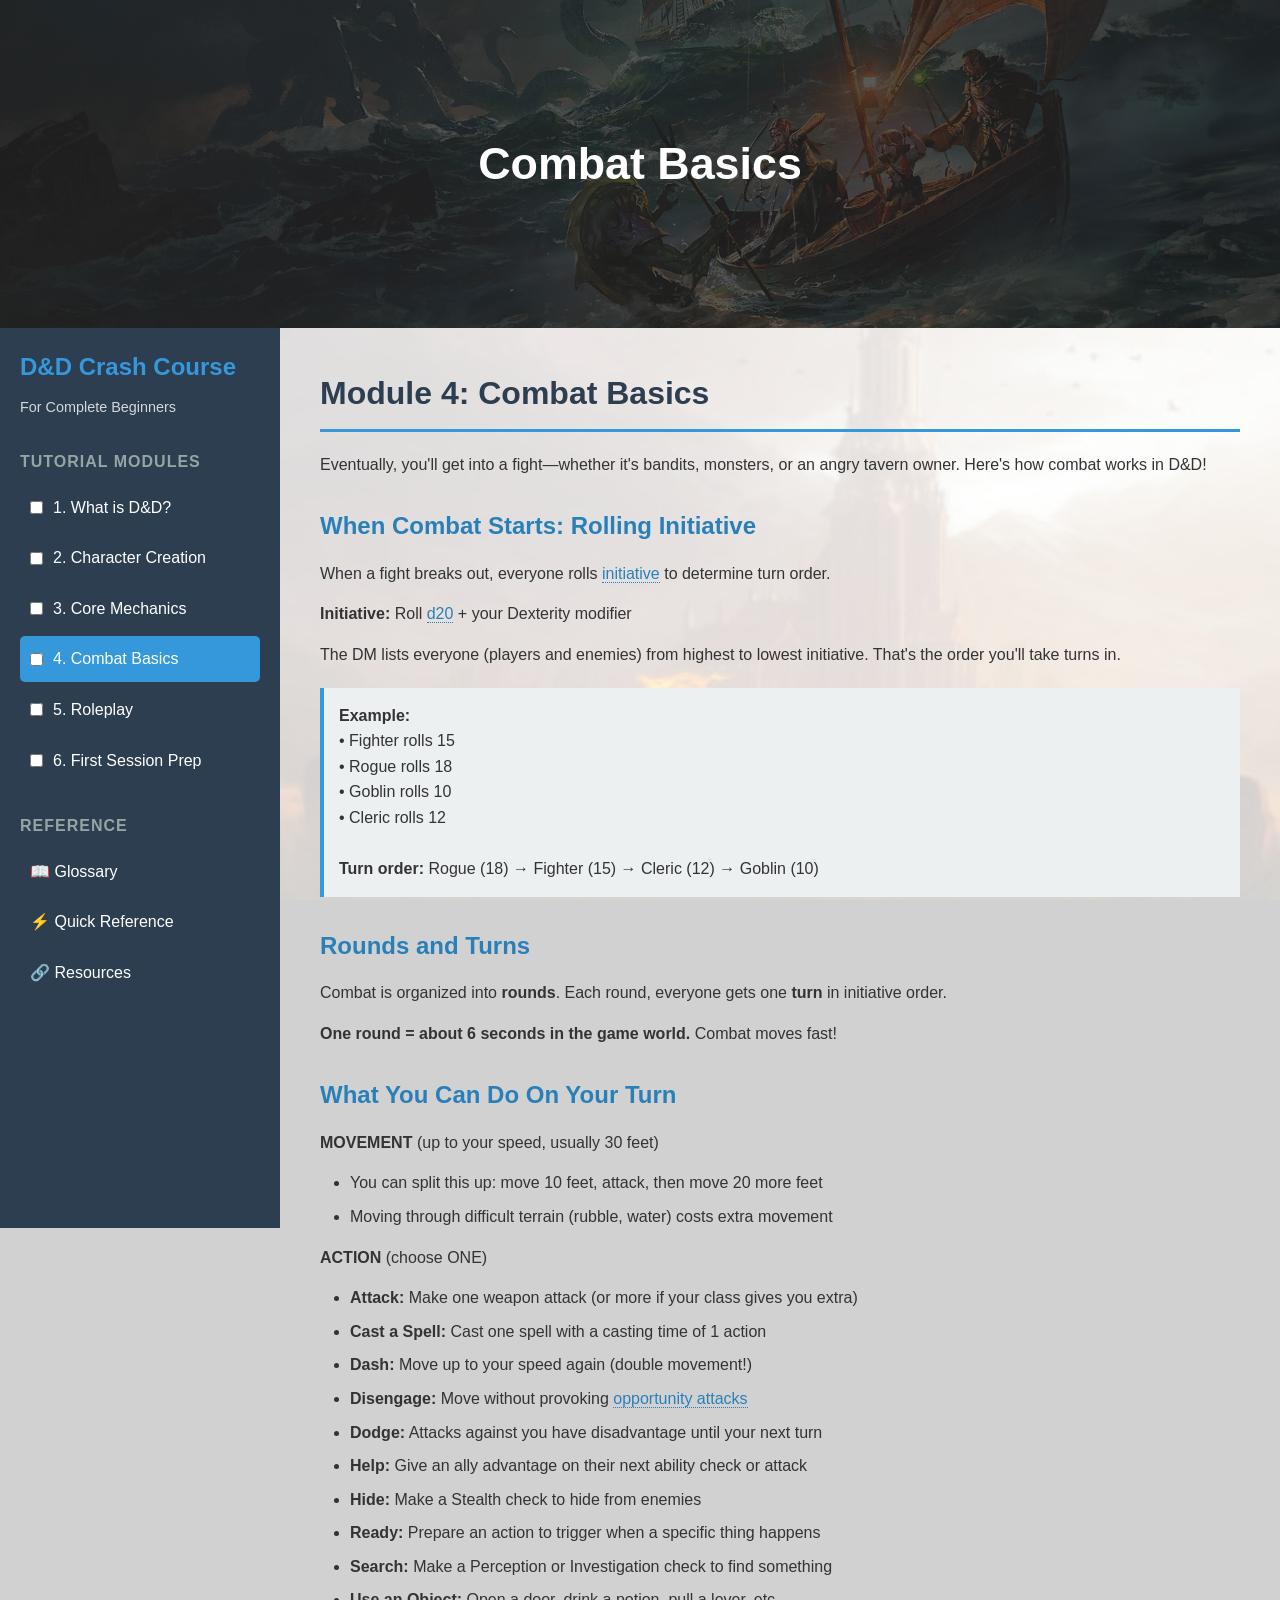
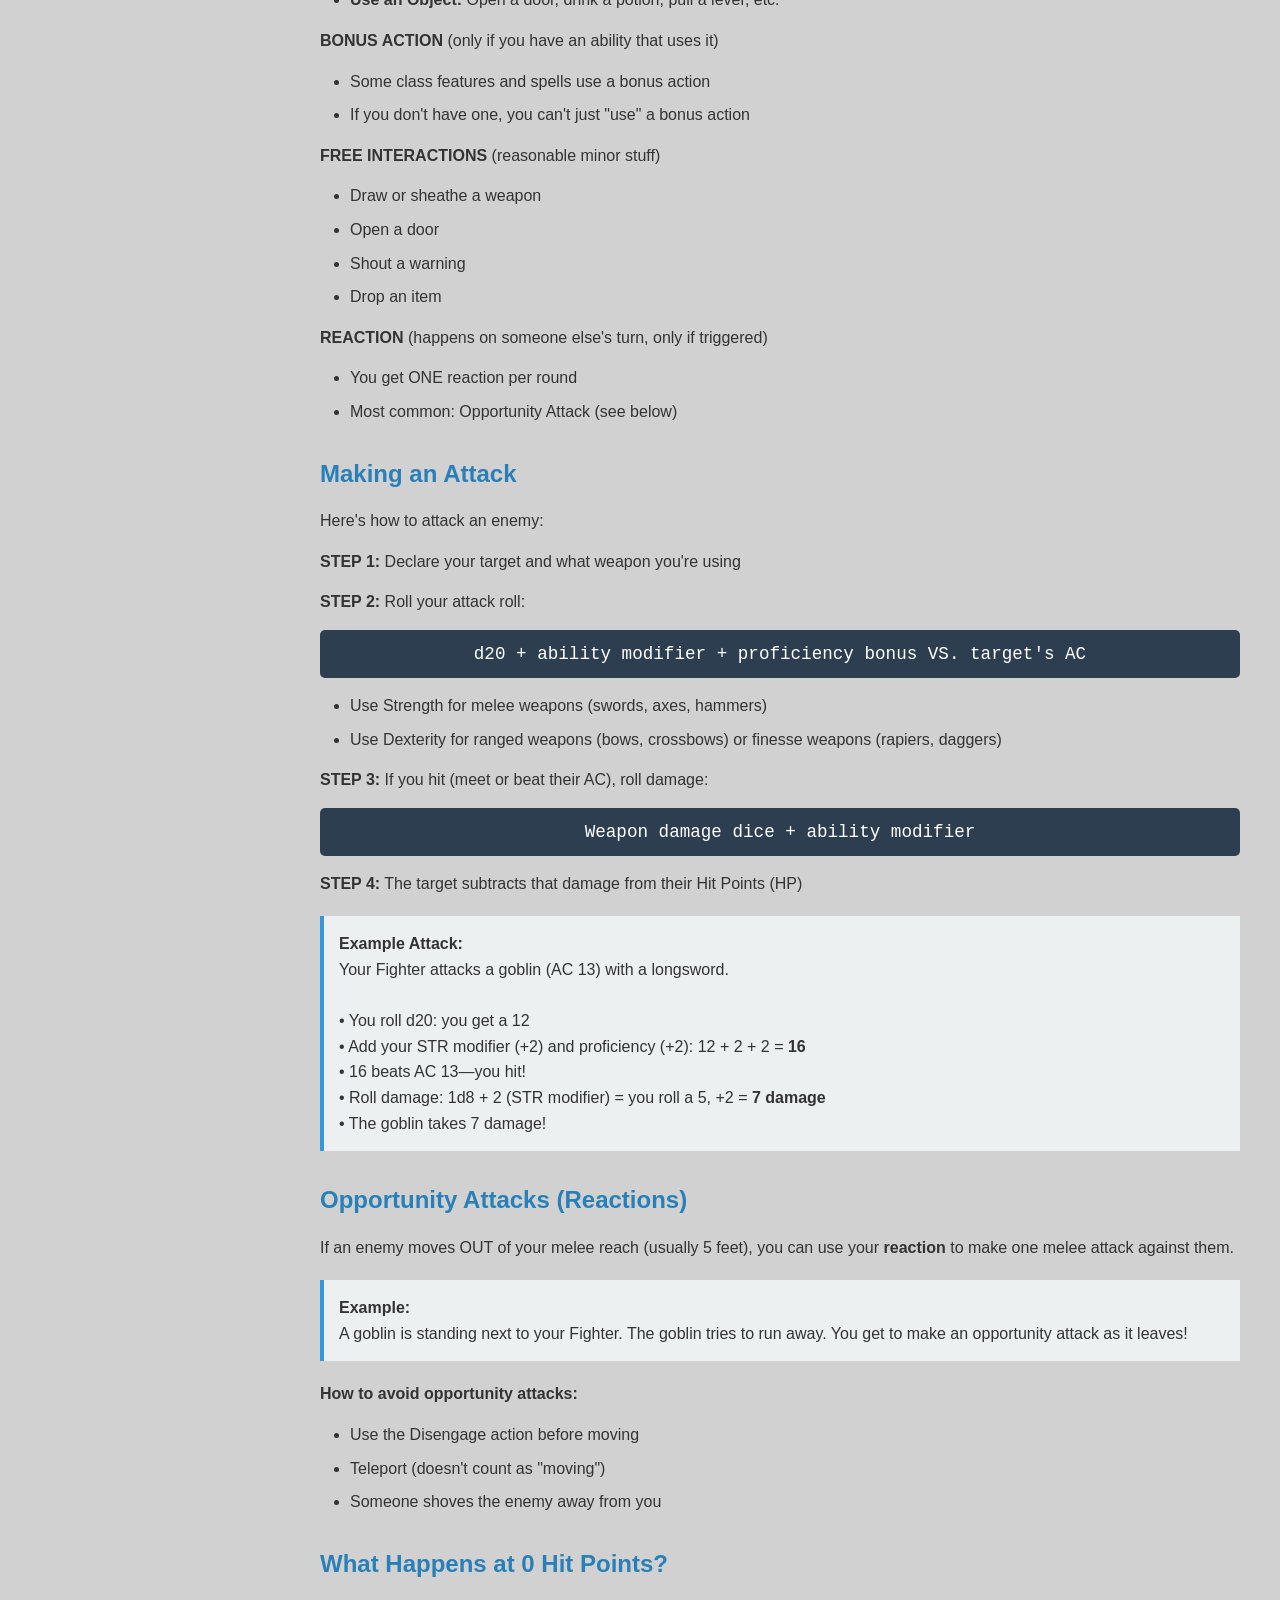
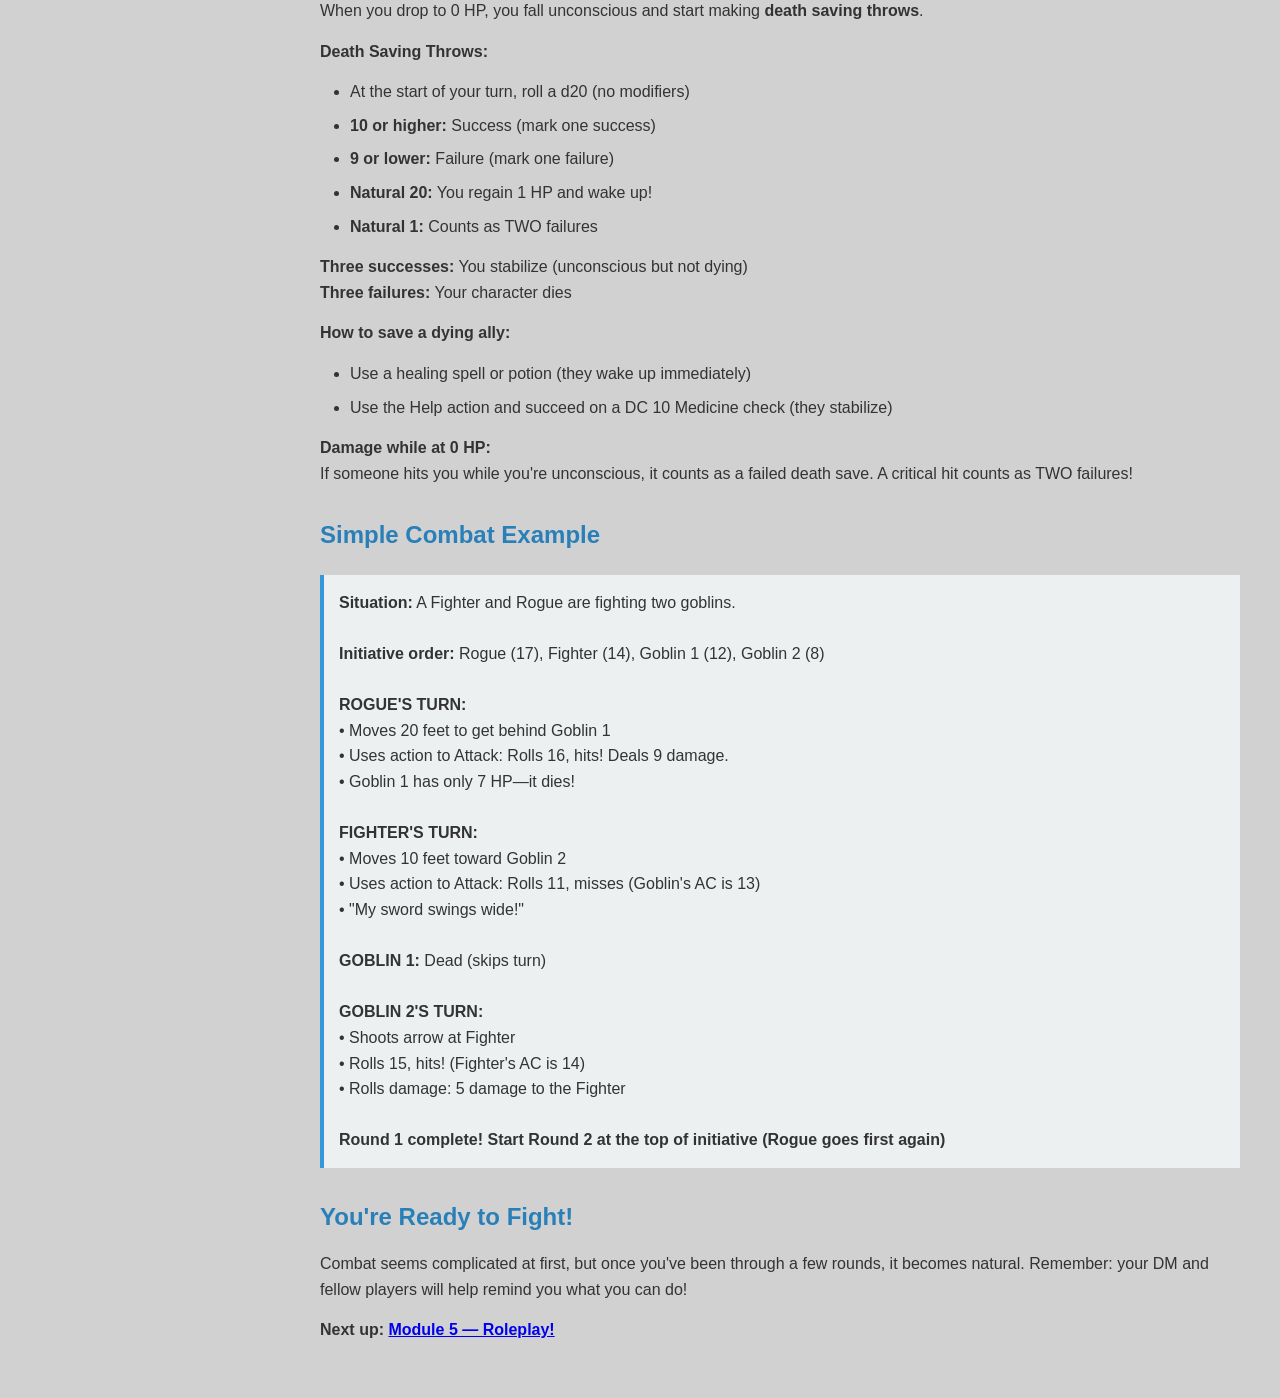
<file: combat.html>
<!DOCTYPE html>
<html lang="en">
<head>
    <meta charset="UTF-8">
    <meta name="viewport" content="width=device-width, initial-scale=1.0">
    <title>D&D Crash Course - Combat Basics</title>
    <link rel="stylesheet" href="styles.css">
</head>
<body>
    <header style="text-align:center; padding: 8rem 1rem; background: #222; color: #fff; position: relative; overflow: hidden;">
        <img src="Images/character-creation.png" alt="Dragon" style="position: absolute; top: 0; left: 0; width: 100%; height: 100%; object-fit: cover; object-position: center 50%; opacity: 0.25; pointer-events: none;">
        <div style="position: relative; z-index: 1;">
            <h1 style="font-size: 2.8rem; margin: 0;">Combat Basics</h1>
        </div>
    </header>
    <div class="container">
        <aside class="sidebar">
            <h1>D&D Crash Course</h1>
            <p>For Complete Beginners</p>

            <div class="nav-section">
                <h3>Tutorial Modules</h3>
                <a class="nav-item" href="what-is-dnd.html" data-page="what-is-dnd.html">
                    <input type="checkbox" id="check1">
                    <span>1. What is D&D?</span>
                </a>
                <a class="nav-item" href="character-creation.html" data-page="character-creation.html">
                    <input type="checkbox" id="check2">
                    <span>2. Character Creation</span>
                </a>
                <a class="nav-item" href="core-mechanics.html" data-page="core-mechanics.html">
                    <input type="checkbox" id="check3">
                    <span>3. Core Mechanics</span>
                </a>
                <a class="nav-item" href="combat.html" data-page="combat.html">
                    <input type="checkbox" id="check4">
                    <span>4. Combat Basics</span>
                </a>
                <a class="nav-item" href="roleplay.html" data-page="roleplay.html">
                    <input type="checkbox" id="check5">
                    <span>5. Roleplay</span>
                </a>
                <a class="nav-item" href="first-session.html" data-page="first-session.html">
                    <input type="checkbox" id="check6">
                    <span>6. First Session Prep</span>
                </a>
            </div>

            <div class="nav-section">
                <h3>Reference</h3>
                <a class="nav-item" href="reference.html#glossary" data-page="reference.html">
                    <span>📖 Glossary</span>
                </a>
                <a class="nav-item" href="reference.html#quickref" data-page="reference.html">
                    <span>⚡ Quick Reference</span>
                </a>
                <a class="nav-item" href="reference.html#resources" data-page="reference.html">
                    <span>🔗 Resources</span>
                </a>
            </div>
        </aside>

        <main class="main-content">
            <h2>Module 4: Combat Basics</h2>
            <p>Eventually, you'll get into a fight—whether it's bandits, monsters, or an angry tavern owner. Here's how combat works in D&amp;D!</p>

            <h3>When Combat Starts: Rolling Initiative</h3>
            <p>When a fight breaks out, everyone rolls <span class="tip" data-tip="A d20 + Dexterity modifier roll at the start of combat that sets the order of turns.">initiative</span> to determine turn order.</p>
            <p><strong>Initiative:</strong> Roll <span class="tip" data-tip="A 20-sided die.">d20</span> + your Dexterity modifier</p>
            <p>The DM lists everyone (players and enemies) from highest to lowest initiative. That's the order you'll take turns in.</p>

            <div class="example-box">
                <strong>Example:</strong><br>
                • Fighter rolls 15<br>
                • Rogue rolls 18<br>
                • Goblin rolls 10<br>
                • Cleric rolls 12<br><br>
                <strong>Turn order:</strong> Rogue (18) → Fighter (15) → Cleric (12) → Goblin (10)
            </div>

            <h3>Rounds and Turns</h3>
            <p>Combat is organized into <strong>rounds</strong>. Each round, everyone gets one <strong>turn</strong> in initiative order.</p>
            <p><strong>One round = about 6 seconds in the game world.</strong> Combat moves fast!</p>

            <h3>What You Can Do On Your Turn</h3>

            <p><strong>MOVEMENT</strong> (up to your speed, usually 30 feet)</p>
            <ul>
                <li>You can split this up: move 10 feet, attack, then move 20 more feet</li>
                <li>Moving through difficult terrain (rubble, water) costs extra movement</li>
            </ul>

            <p><strong>ACTION</strong> (choose ONE)</p>
            <ul>
                <li><strong>Attack:</strong> Make one weapon attack (or more if your class gives you extra)</li>
                <li><strong>Cast a Spell:</strong> Cast one spell with a casting time of 1 action</li>
                <li><strong>Dash:</strong> Move up to your speed again (double movement!)</li>
                <li><strong>Disengage:</strong> Move without provoking <span class="tip" data-tip="Free attacks triggered when an enemy leaves your melee reach without using the Disengage action."><span class="tip" data-tip="A free attack triggered when an enemy leaves your melee reach without using Disengage.">opportunity attack</span>s</span></li>
                <li><strong>Dodge:</strong> Attacks against you have disadvantage until your next turn</li>
                <li><strong>Help:</strong> Give an ally advantage on their next ability check or attack</li>
                <li><strong>Hide:</strong> Make a Stealth check to hide from enemies</li>
                <li><strong>Ready:</strong> Prepare an action to trigger when a specific thing happens</li>
                <li><strong>Search:</strong> Make a Perception or Investigation check to find something</li>
                <li><strong>Use an Object:</strong> Open a door, drink a potion, pull a lever, etc.</li>
            </ul>

            <p><strong>BONUS ACTION</strong> (only if you have an ability that uses it)</p>
            <ul>
                <li>Some class features and spells use a bonus action</li>
                <li>If you don't have one, you can't just "use" a bonus action</li>
            </ul>

            <p><strong>FREE INTERACTIONS</strong> (reasonable minor stuff)</p>
            <ul>
                <li>Draw or sheathe a weapon</li>
                <li>Open a door</li>
                <li>Shout a warning</li>
                <li>Drop an item</li>
            </ul>

            <p><strong>REACTION</strong> (happens on someone else's turn, only if triggered)</p>
            <ul>
                <li>You get ONE reaction per round</li>
                <li>Most common: Opportunity Attack (see below)</li>
            </ul>

            <h3>Making an Attack</h3>
            <p>Here's how to attack an enemy:</p>

            <p><strong>STEP 1:</strong> Declare your target and what weapon you're using</p>

            <p><strong>STEP 2:</strong> Roll your attack roll:</p>
            <div class="formula">d20 + ability modifier + proficiency bonus  VS.  target's AC</div>
            <ul>
                <li>Use Strength for melee weapons (swords, axes, hammers)</li>
                <li>Use Dexterity for ranged weapons (bows, crossbows) or finesse weapons (rapiers, daggers)</li>
            </ul>

            <p><strong>STEP 3:</strong> If you hit (meet or beat their AC), roll damage:</p>
            <div class="formula">Weapon damage dice + ability modifier</div>

            <p><strong>STEP 4:</strong> The target subtracts that damage from their Hit Points (HP)</p>

            <div class="example-box">
                <strong>Example Attack:</strong><br>
                Your Fighter attacks a goblin (AC 13) with a longsword.<br><br>
                • You roll d20: you get a 12<br>
                • Add your STR modifier (+2) and proficiency (+2): 12 + 2 + 2 = <strong>16</strong><br>
                • 16 beats AC 13—you hit!<br>
                • Roll damage: 1d8 + 2 (STR modifier) = you roll a 5, +2 = <strong>7 damage</strong><br>
                • The goblin takes 7 damage!
            </div>

            <h3>Opportunity Attacks (Reactions)</h3>
            <p>If an enemy moves OUT of your melee reach (usually 5 feet), you can use your <strong>reaction</strong> to make one melee attack against them.</p>

            <div class="example-box">
                <strong>Example:</strong><br>
                A goblin is standing next to your Fighter. The goblin tries to run away. You get to make an opportunity attack as it leaves!
            </div>

            <p><strong>How to avoid opportunity attacks:</strong></p>
            <ul>
                <li>Use the Disengage action before moving</li>
                <li>Teleport (doesn't count as "moving")</li>
                <li>Someone shoves the enemy away from you</li>
            </ul>

            <h3>What Happens at 0 Hit Points?</h3>
            <p>When you drop to 0 HP, you fall unconscious and start making <strong>death saving throws</strong>.</p>

            <p><strong>Death Saving Throws:</strong></p>
            <ul>
                <li>At the start of your turn, roll a d20 (no modifiers)</li>
                <li><strong>10 or higher:</strong> Success (mark one success)</li>
                <li><strong>9 or lower:</strong> Failure (mark one failure)</li>
                <li><strong>Natural 20:</strong> You regain 1 HP and wake up!</li>
                <li><strong>Natural 1:</strong> Counts as TWO failures</li>
            </ul>

            <p><strong>Three successes:</strong> You stabilize (unconscious but not dying)<br>
            <strong>Three failures:</strong> Your character dies</p>

            <p><strong>How to save a dying ally:</strong></p>
            <ul>
                <li>Use a healing spell or potion (they wake up immediately)</li>
                <li>Use the Help action and succeed on a DC 10 Medicine check (they stabilize)</li>
            </ul>

            <p><strong>Damage while at 0 HP:</strong><br>
            If someone hits you while you're unconscious, it counts as a failed death save. A critical hit counts as TWO failures!</p>

            <h3>Simple Combat Example</h3>

            <div class="example-box">
                <strong>Situation:</strong> A Fighter and Rogue are fighting two goblins.<br><br>

                <strong>Initiative order:</strong> Rogue (17), Fighter (14), Goblin 1 (12), Goblin 2 (8)<br><br>

                <strong>ROGUE'S TURN:</strong><br>
                • Moves 20 feet to get behind Goblin 1<br>
                • Uses action to Attack: Rolls 16, hits! Deals 9 damage.<br>
                • Goblin 1 has only 7 HP—it dies!<br><br>

                <strong>FIGHTER'S TURN:</strong><br>
                • Moves 10 feet toward Goblin 2<br>
                • Uses action to Attack: Rolls 11, misses (Goblin's AC is 13)<br>
                • "My sword swings wide!"<br><br>

                <strong>GOBLIN 1:</strong> Dead (skips turn)<br><br>

                <strong>GOBLIN 2'S TURN:</strong><br>
                • Shoots arrow at Fighter<br>
                • Rolls 15, hits! (Fighter's AC is 14)<br>
                • Rolls damage: 5 damage to the Fighter<br><br>

                <strong>Round 1 complete! Start Round 2 at the top of initiative (Rogue goes first again)</strong>
            </div>

            <h3>You're Ready to Fight!</h3>
            <p>Combat seems complicated at first, but once you've been through a few rounds, it becomes natural. Remember: your DM and fellow players will help remind you what you can do!</p>

            <p><strong>Next up: <a href="roleplay.html">Module 5 — Roleplay!</a></strong></p>
        </main>
    </div>

    <script src="script.js"></script>
</body>
</html>
</file>
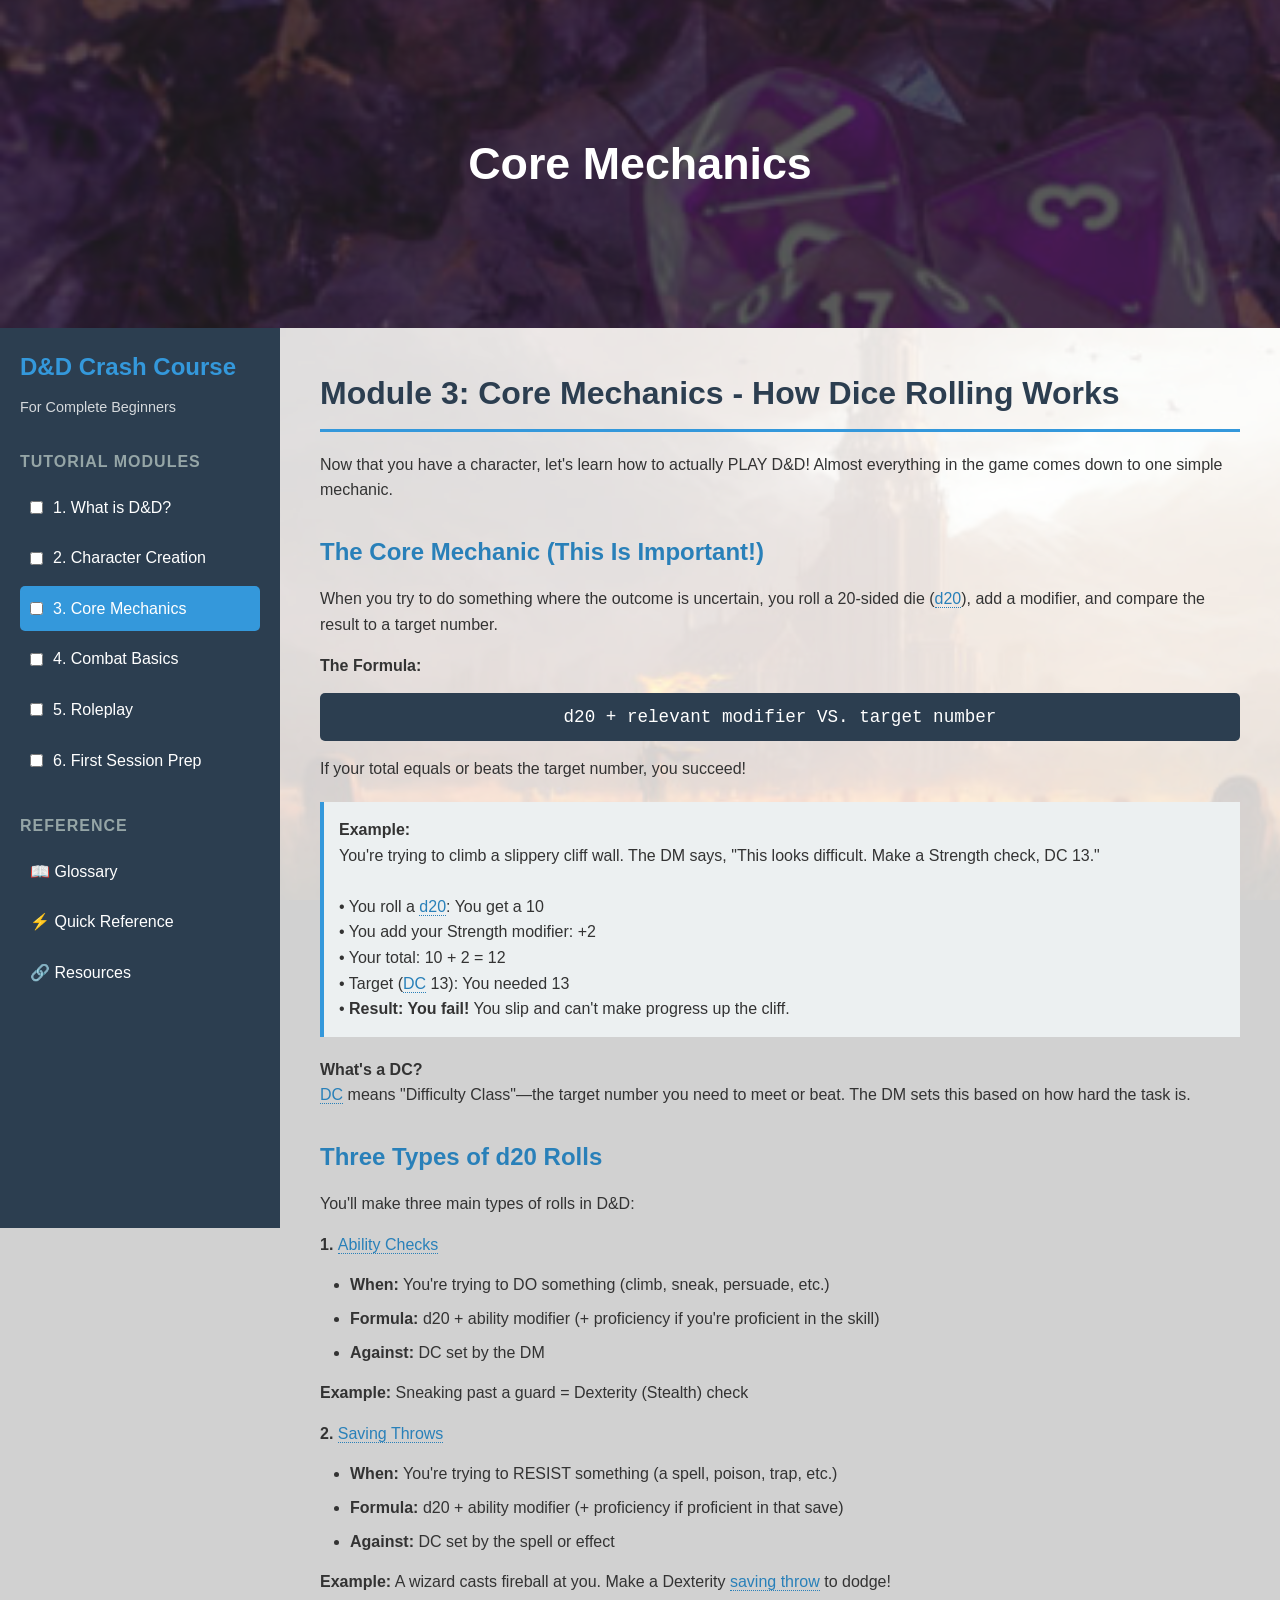
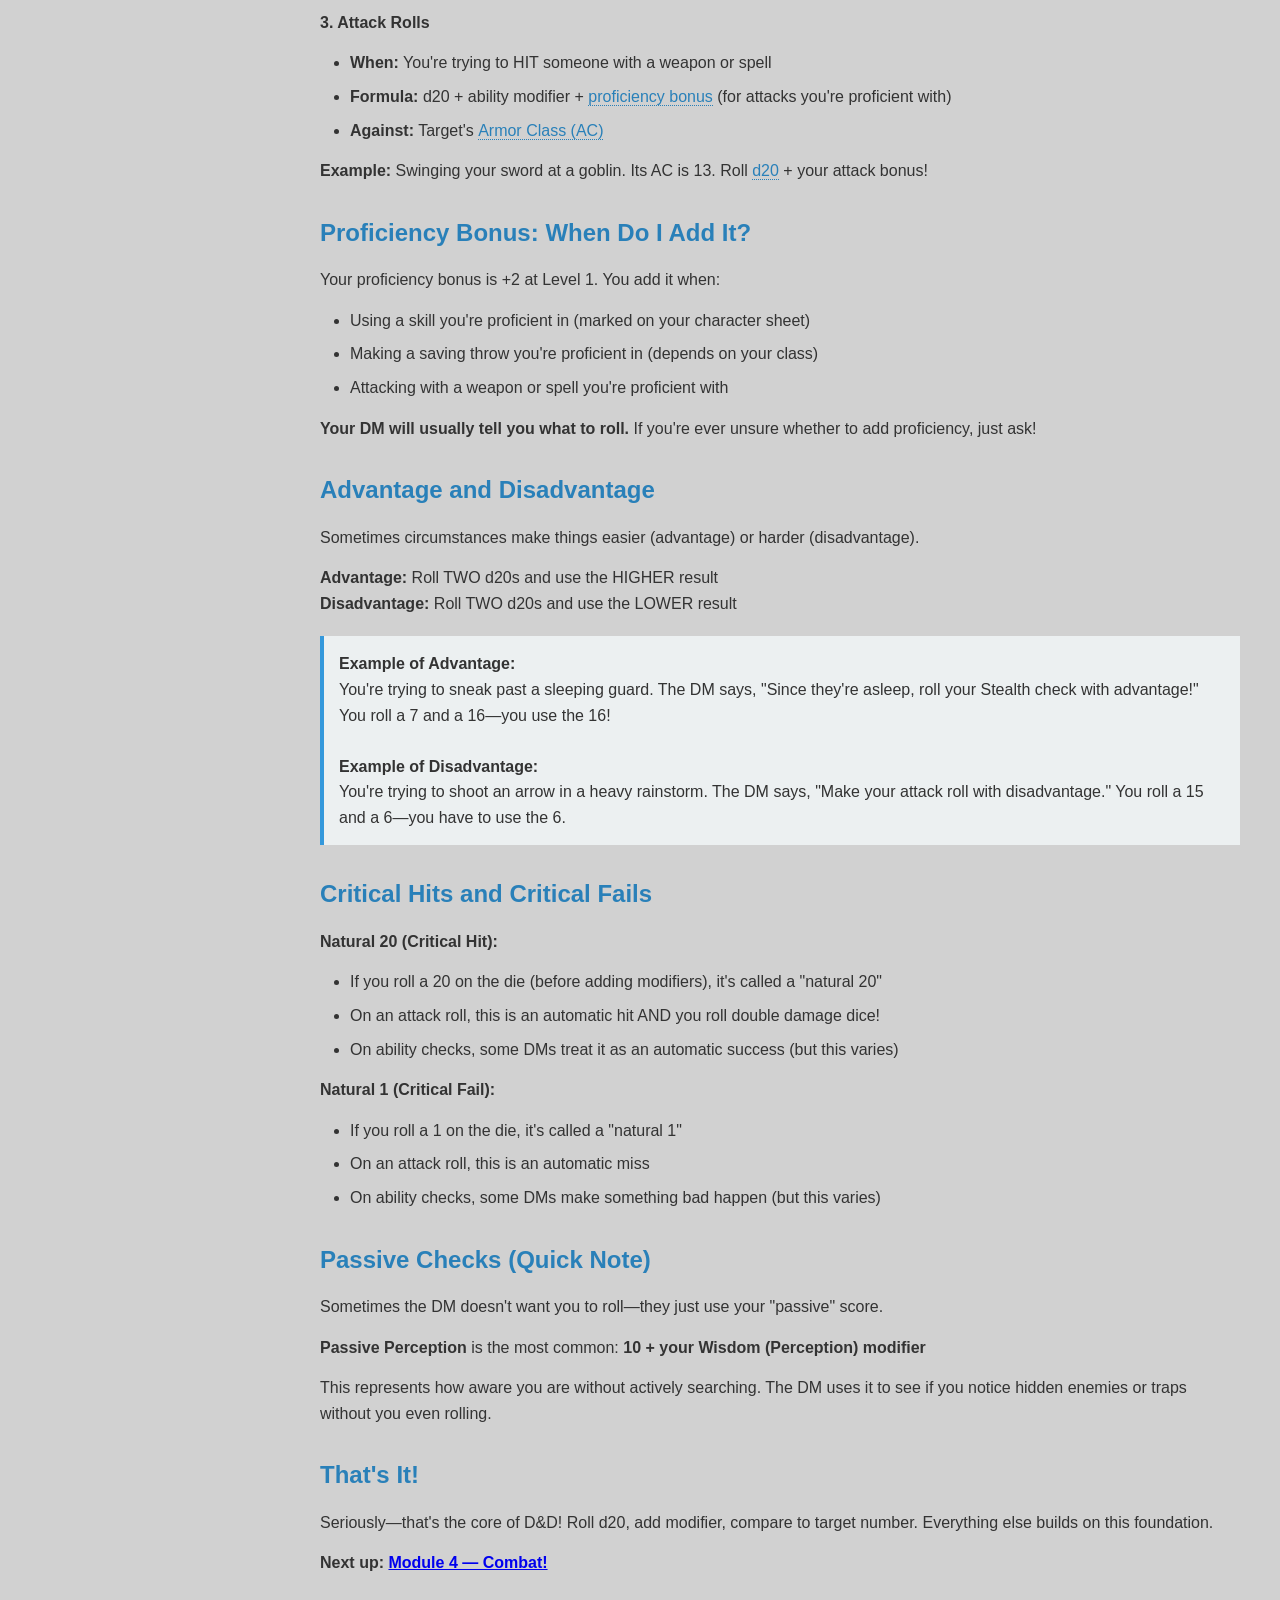
<file: core-mechanics.html>
<!DOCTYPE html>
<html lang="en">
<head>
    <meta charset="UTF-8">
    <meta name="viewport" content="width=device-width, initial-scale=1.0">
    <title>D&D Crash Course - Core Mechanics</title>
    <link rel="stylesheet" href="styles.css">
</head>
<body>
    <header style="text-align:center; padding: 8rem 1rem; background: #222; color: #fff; position: relative; overflow: hidden;">
        <img src="Images/core-mechanic.jpg" alt="Dragon" style="position: absolute; top: 0; left: 0; width: 100%; height: 100%; object-fit: cover; object-position: center 50%; opacity: 0.25; pointer-events: none;">
        <div style="position: relative; z-index: 1;">
            <h1 style="font-size: 2.8rem; margin: 0;">Core Mechanics</h1>
        </div>
    </header>
    <div class="container">
        <aside class="sidebar">
            <h1>D&D Crash Course</h1>
            <p>For Complete Beginners</p>

            <div class="nav-section">
                <h3>Tutorial Modules</h3>
                <a class="nav-item" href="what-is-dnd.html" data-page="what-is-dnd.html">
                    <input type="checkbox" id="check1">
                    <span>1. What is D&D?</span>
                </a>
                <a class="nav-item" href="character-creation.html" data-page="character-creation.html">
                    <input type="checkbox" id="check2">
                    <span>2. Character Creation</span>
                </a>
                <a class="nav-item" href="core-mechanics.html" data-page="core-mechanics.html">
                    <input type="checkbox" id="check3">
                    <span>3. Core Mechanics</span>
                </a>
                <a class="nav-item" href="combat.html" data-page="combat.html">
                    <input type="checkbox" id="check4">
                    <span>4. Combat Basics</span>
                </a>
                <a class="nav-item" href="roleplay.html" data-page="roleplay.html">
                    <input type="checkbox" id="check5">
                    <span>5. Roleplay</span>
                </a>
                <a class="nav-item" href="first-session.html" data-page="first-session.html">
                    <input type="checkbox" id="check6">
                    <span>6. First Session Prep</span>
                </a>
            </div>

            <div class="nav-section">
                <h3>Reference</h3>
                <a class="nav-item" href="reference.html#glossary" data-page="reference.html">
                    <span>📖 Glossary</span>
                </a>
                <a class="nav-item" href="reference.html#quickref" data-page="reference.html">
                    <span>⚡ Quick Reference</span>
                </a>
                <a class="nav-item" href="reference.html#resources" data-page="reference.html">
                    <span>🔗 Resources</span>
                </a>
            </div>
        </aside>

        <main class="main-content">
            <h2>Module 3: Core Mechanics - How Dice Rolling Works</h2>
            <p>Now that you have a character, let's learn how to actually PLAY D&amp;D! Almost everything in the game comes down to one simple mechanic.</p>

            <h3>The Core Mechanic (This Is Important!)</h3>
            <p>When you try to do something where the outcome is uncertain, you roll a 20-sided die (<span class="tip" data-tip="A 20-sided die—the core die of D&D, used for almost every roll.">d20</span>), add a modifier, and compare the result to a target number.</p>

            <p><strong>The Formula:</strong></p>
            <div class="formula">d20 + relevant modifier  VS.  target number</div>

            <p>If your total equals or beats the target number, you succeed!</p>

            <div class="example-box">
                <strong>Example:</strong><br>
                You're trying to climb a slippery cliff wall. The DM says, "This looks difficult. Make a Strength check, DC 13."<br><br>
                • You roll a <span class="tip" data-tip="A 20-sided die—the core die of D&D.">d20</span>: You get a 10<br>
                • You add your Strength modifier: +2<br>
                • Your total: 10 + 2 = 12<br>
                • Target (<span class="tip" data-tip="Difficulty Class: the target number you must meet or beat.">DC</span> 13): You needed 13<br>
                • <strong>Result: You fail!</strong> You slip and can't make progress up the cliff.
            </div>

            <p><strong>What's a DC?</strong><br>
            <span class="tip" data-tip="Difficulty Class: the target number you must meet or beat to succeed on a roll.">DC</span> means "Difficulty Class"—the target number you need to meet or beat. The DM sets this based on how hard the task is.</p>

            <h3>Three Types of d20 Rolls</h3>
            <p>You'll make three main types of rolls in D&amp;D:</p>

            <p><strong>1. <span class="tip" data-tip="d20 rolls made when attempting something uncertain—climbing, persuading, sneaking, etc.">Ability Checks</span></strong></p>
            <ul>
                <li><strong>When:</strong> You're trying to DO something (climb, sneak, persuade, etc.)</li>
                <li><strong>Formula:</strong> d20 + ability modifier (+ proficiency if you're proficient in the skill)</li>
                <li><strong>Against:</strong> DC set by the DM</li>
            </ul>
            <p><strong>Example:</strong> Sneaking past a guard = Dexterity (Stealth) check</p>

            <p><strong>2. <span class="tip" data-tip="d20 rolls to resist harmful effects like spells, poison, or traps. Each is tied to an ability score.">Saving Throws</span></strong></p>
            <ul>
                <li><strong>When:</strong> You're trying to RESIST something (a spell, poison, trap, etc.)</li>
                <li><strong>Formula:</strong> d20 + ability modifier (+ proficiency if proficient in that save)</li>
                <li><strong>Against:</strong> DC set by the spell or effect</li>
            </ul>
            <p><strong>Example:</strong> A wizard casts fireball at you. Make a Dexterity <span class="tip" data-tip="A d20 roll to resist a harmful effect. Each save is tied to an ability score.">saving throw</span> to dodge!</p>

            <p><strong>3. Attack Rolls</strong></p>
            <ul>
                <li><strong>When:</strong> You're trying to HIT someone with a weapon or spell</li>
                <li><strong>Formula:</strong> d20 + ability modifier + <span class="tip" data-tip="A bonus (+2 at Level 1) added when rolling with skills, saves, or attacks you are trained in.">proficiency bonus</span> (for attacks you're proficient with)</li>
                <li><strong>Against:</strong> Target's <span class="tip" data-tip="How hard the target is to hit. Your attack roll must meet or beat their AC.">Armor Class (AC)</span></li>
            </ul>
            <p><strong>Example:</strong> Swinging your sword at a goblin. Its AC is 13. Roll <span class="tip" data-tip="A 20-sided die—the core die of D&D.">d20</span> + your attack bonus!</p>

            <h3>Proficiency Bonus: When Do I Add It?</h3>
            <p>Your proficiency bonus is +2 at Level 1. You add it when:</p>
            <ul>
                <li>Using a skill you're proficient in (marked on your character sheet)</li>
                <li>Making a saving throw you're proficient in (depends on your class)</li>
                <li>Attacking with a weapon or spell you're proficient with</li>
            </ul>
            <p><strong>Your DM will usually tell you what to roll.</strong> If you're ever unsure whether to add proficiency, just ask!</p>

            <h3>Advantage and Disadvantage</h3>
            <p>Sometimes circumstances make things easier (advantage) or harder (disadvantage).</p>

            <p><strong>Advantage:</strong> Roll TWO d20s and use the HIGHER result<br>
            <strong>Disadvantage:</strong> Roll TWO d20s and use the LOWER result</p>

            <div class="example-box">
                <strong>Example of Advantage:</strong><br>
                You're trying to sneak past a sleeping guard. The DM says, "Since they're asleep, roll your Stealth check with advantage!" You roll a 7 and a 16—you use the 16!
                <br><br>
                <strong>Example of Disadvantage:</strong><br>
                You're trying to shoot an arrow in a heavy rainstorm. The DM says, "Make your attack roll with disadvantage." You roll a 15 and a 6—you have to use the 6.
            </div>

            <h3>Critical Hits and Critical Fails</h3>

            <p><strong>Natural 20 (Critical Hit):</strong></p>
            <ul>
                <li>If you roll a 20 on the die (before adding modifiers), it's called a "natural 20"</li>
                <li>On an attack roll, this is an automatic hit AND you roll double damage dice!</li>
                <li>On ability checks, some DMs treat it as an automatic success (but this varies)</li>
            </ul>

            <p><strong>Natural 1 (Critical Fail):</strong></p>
            <ul>
                <li>If you roll a 1 on the die, it's called a "natural 1"</li>
                <li>On an attack roll, this is an automatic miss</li>
                <li>On ability checks, some DMs make something bad happen (but this varies)</li>
            </ul>

            <h3>Passive Checks (Quick Note)</h3>
            <p>Sometimes the DM doesn't want you to roll—they just use your "passive" score.</p>
            <p><strong>Passive Perception</strong> is the most common: <strong>10 + your Wisdom (Perception) modifier</strong></p>
            <p>This represents how aware you are without actively searching. The DM uses it to see if you notice hidden enemies or traps without you even rolling.</p>

            <h3>That's It!</h3>
            <p>Seriously—that's the core of D&amp;D! Roll d20, add modifier, compare to target number. Everything else builds on this foundation.</p>

            <p><strong>Next up: <a href="combat.html">Module 4 — Combat!</a></strong></p>
        </main>
    </div>

    <script src="script.js"></script>
</body>
</html>
</file>
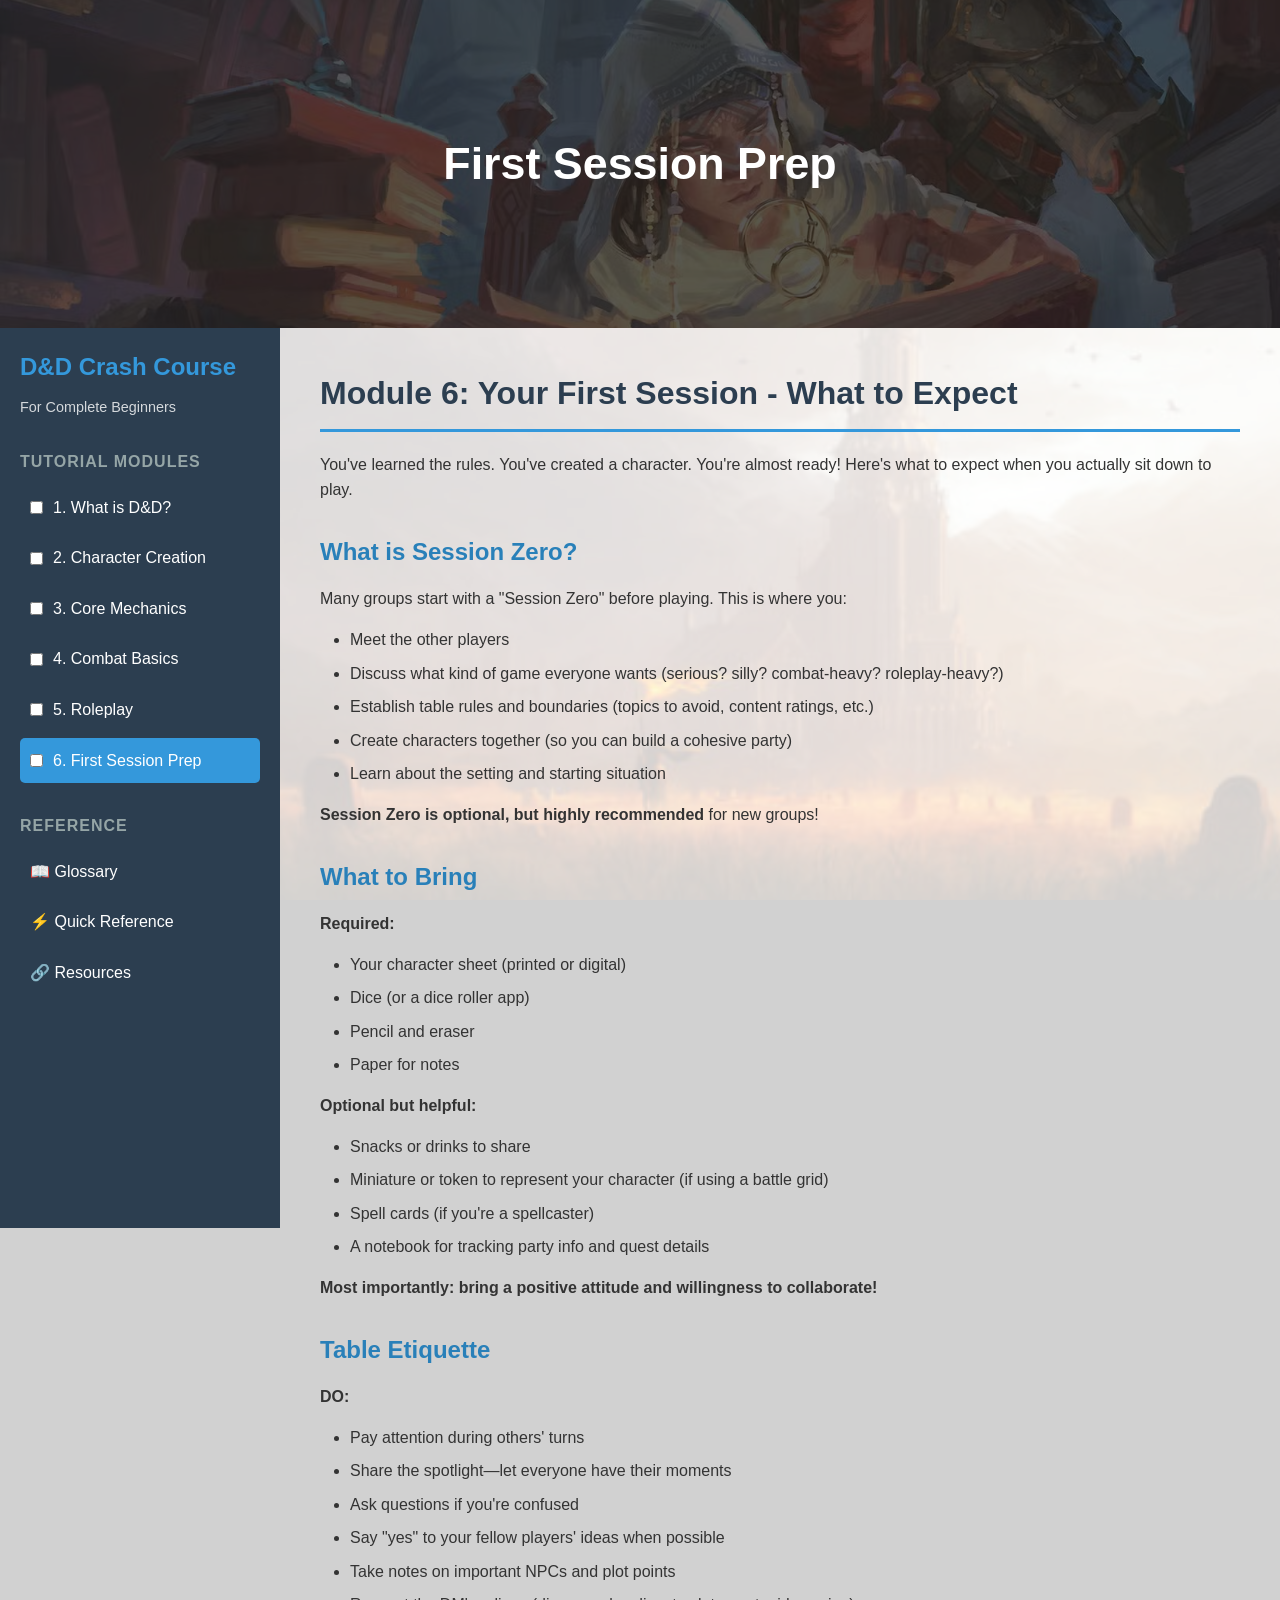
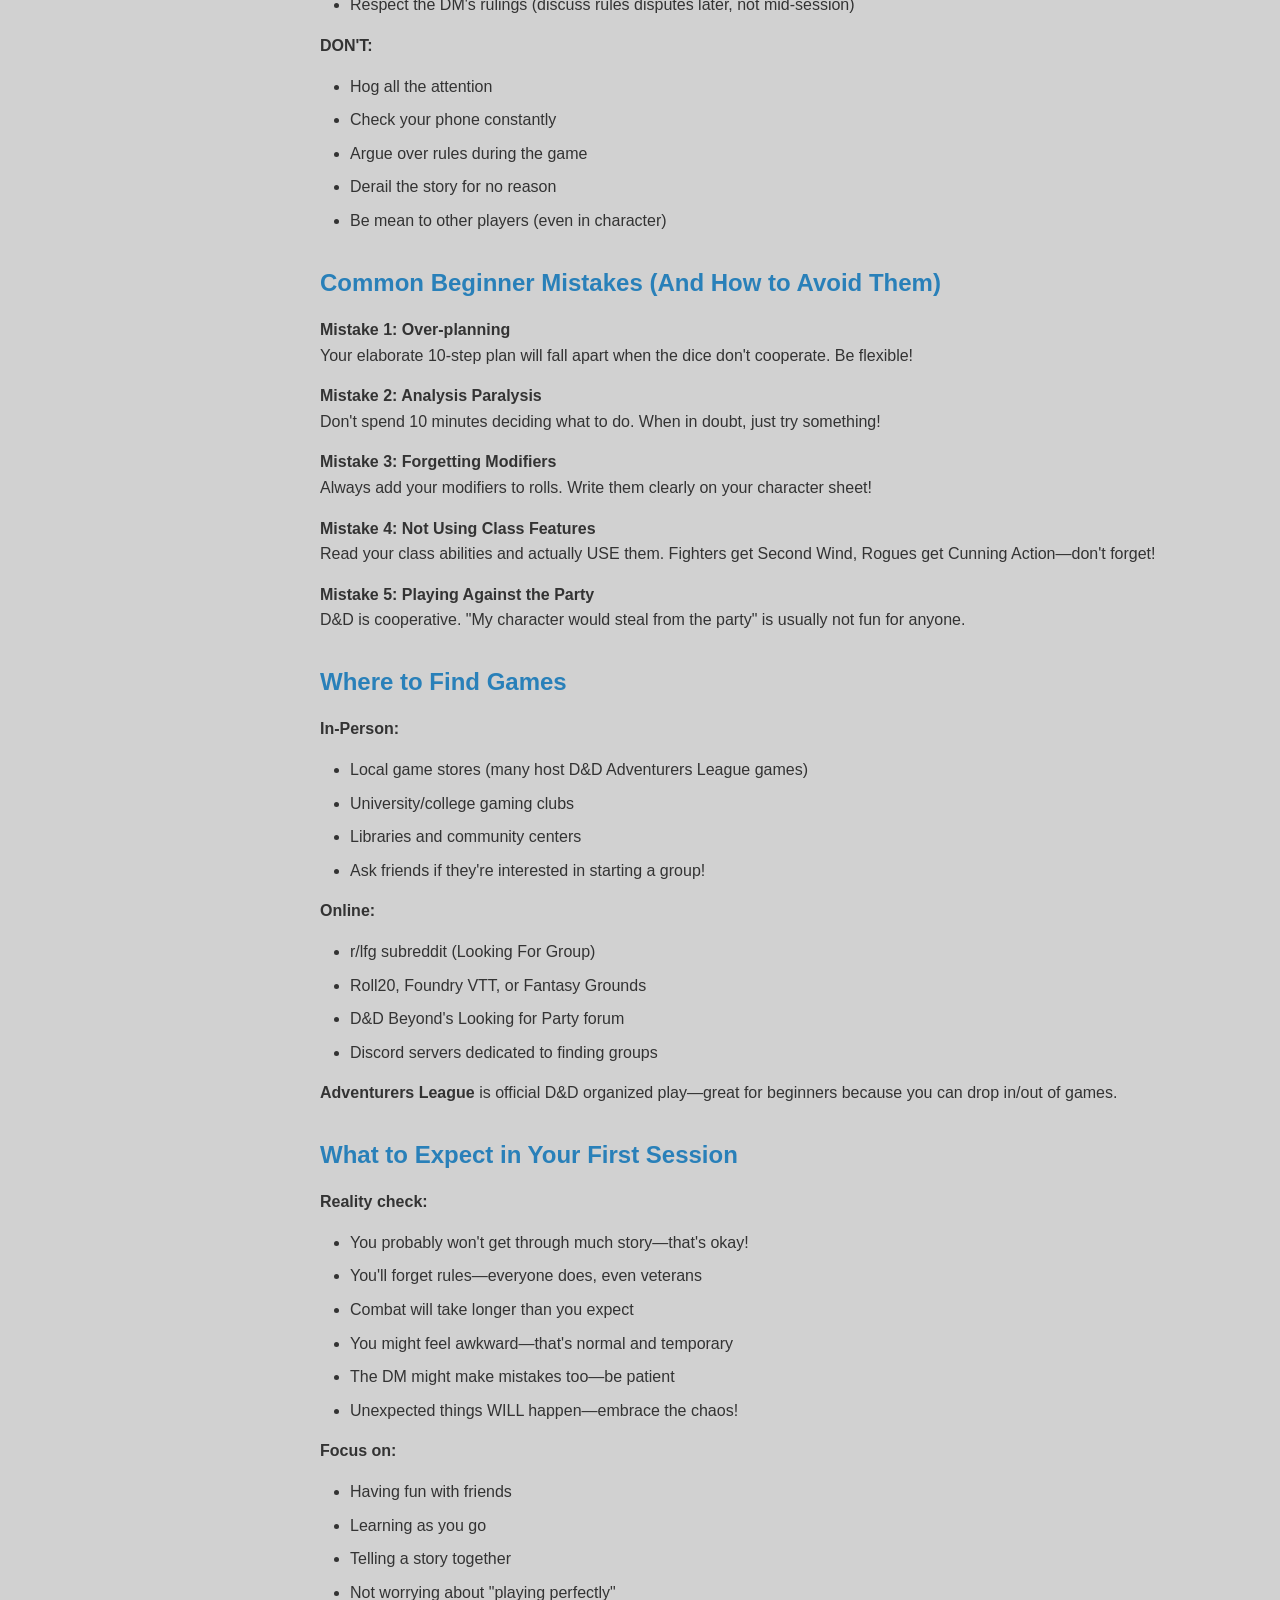
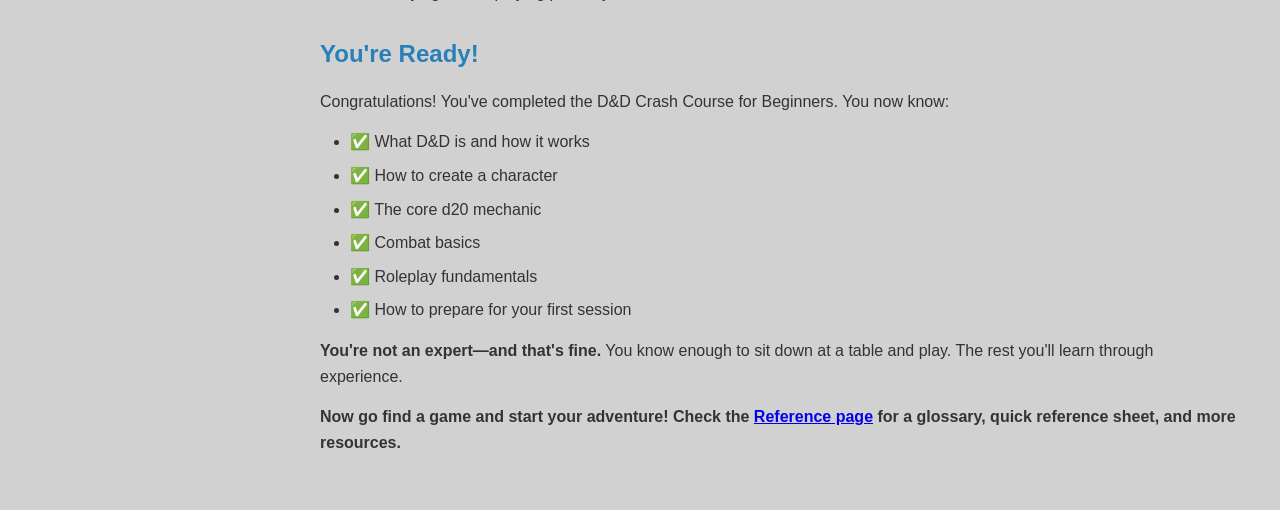
<file: first-session.html>
<!DOCTYPE html>
<html lang="en">
<head>
    <meta charset="UTF-8">
    <meta name="viewport" content="width=device-width, initial-scale=1.0">
    <title>D&D Crash Course - First Session Prep</title>
    <link rel="stylesheet" href="styles.css">
</head>
<body>
    <header style="text-align:center; padding: 8rem 1rem; background: #222; color: #fff; position: relative; overflow: hidden;">
        <img src="Images/prep.png" alt="Dragon" style="position: absolute; top: 0; left: 0; width: 100%; height: 100%; object-fit: cover; object-position: center 60%; opacity: 0.25; pointer-events: none;">
        <div style="position: relative; z-index: 1;">
            <h1 style="font-size: 2.8rem; margin: 0;">First Session Prep</h1>
        </div>
    </header>
    <div class="container">
        <aside class="sidebar">
            <h1>D&D Crash Course</h1>
            <p>For Complete Beginners</p>

            <div class="nav-section">
                <h3>Tutorial Modules</h3>
                <a class="nav-item" href="what-is-dnd.html" data-page="what-is-dnd.html">
                    <input type="checkbox" id="check1">
                    <span>1. What is D&D?</span>
                </a>
                <a class="nav-item" href="character-creation.html" data-page="character-creation.html">
                    <input type="checkbox" id="check2">
                    <span>2. Character Creation</span>
                </a>
                <a class="nav-item" href="core-mechanics.html" data-page="core-mechanics.html">
                    <input type="checkbox" id="check3">
                    <span>3. Core Mechanics</span>
                </a>
                <a class="nav-item" href="combat.html" data-page="combat.html">
                    <input type="checkbox" id="check4">
                    <span>4. Combat Basics</span>
                </a>
                <a class="nav-item" href="roleplay.html" data-page="roleplay.html">
                    <input type="checkbox" id="check5">
                    <span>5. Roleplay</span>
                </a>
                <a class="nav-item" href="first-session.html" data-page="first-session.html">
                    <input type="checkbox" id="check6">
                    <span>6. First Session Prep</span>
                </a>
            </div>

            <div class="nav-section">
                <h3>Reference</h3>
                <a class="nav-item" href="reference.html#glossary" data-page="reference.html">
                    <span>📖 Glossary</span>
                </a>
                <a class="nav-item" href="reference.html#quickref" data-page="reference.html">
                    <span>⚡ Quick Reference</span>
                </a>
                <a class="nav-item" href="reference.html#resources" data-page="reference.html">
                    <span>🔗 Resources</span>
                </a>
            </div>
        </aside>

        <main class="main-content">
            <h2>Module 6: Your First Session - What to Expect</h2>
            <p>You've learned the rules. You've created a character. You're almost ready! Here's what to expect when you actually sit down to play.</p>

            <h3>What is Session Zero?</h3>
            <p>Many groups start with a "Session Zero" before playing. This is where you:</p>
            <ul>
                <li>Meet the other players</li>
                <li>Discuss what kind of game everyone wants (serious? silly? combat-heavy? roleplay-heavy?)</li>
                <li>Establish table rules and boundaries (topics to avoid, content ratings, etc.)</li>
                <li>Create characters together (so you can build a cohesive party)</li>
                <li>Learn about the setting and starting situation</li>
            </ul>
            <p><strong>Session Zero is optional, but highly recommended</strong> for new groups!</p>

            <h3>What to Bring</h3>

            <p><strong>Required:</strong></p>
            <ul>
                <li>Your character sheet (printed or digital)</li>
                <li>Dice (or a dice roller app)</li>
                <li>Pencil and eraser</li>
                <li>Paper for notes</li>
            </ul>

            <p><strong>Optional but helpful:</strong></p>
            <ul>
                <li>Snacks or drinks to share</li>
                <li>Miniature or token to represent your character (if using a battle grid)</li>
                <li>Spell cards (if you're a spellcaster)</li>
                <li>A notebook for tracking party info and quest details</li>
            </ul>

            <p><strong>Most importantly: bring a positive attitude and willingness to collaborate!</strong></p>

            <h3>Table Etiquette</h3>

            <p><strong>DO:</strong></p>
            <ul>
                <li>Pay attention during others' turns</li>
                <li>Share the spotlight—let everyone have their moments</li>
                <li>Ask questions if you're confused</li>
                <li>Say "yes" to your fellow players' ideas when possible</li>
                <li>Take notes on important NPCs and plot points</li>
                <li>Respect the DM's rulings (discuss rules disputes later, not mid-session)</li>
            </ul>

            <p><strong>DON'T:</strong></p>
            <ul>
                <li>Hog all the attention</li>
                <li>Check your phone constantly</li>
                <li>Argue over rules during the game</li>
                <li>Derail the story for no reason</li>
                <li>Be mean to other players (even in character)</li>
            </ul>

            <h3>Common Beginner Mistakes (And How to Avoid Them)</h3>

            <p><strong>Mistake 1: Over-planning</strong><br>
            Your elaborate 10-step plan will fall apart when the dice don't cooperate. Be flexible!</p>

            <p><strong>Mistake 2: Analysis Paralysis</strong><br>
            Don't spend 10 minutes deciding what to do. When in doubt, just try something!</p>

            <p><strong>Mistake 3: Forgetting Modifiers</strong><br>
            Always add your modifiers to rolls. Write them clearly on your character sheet!</p>

            <p><strong>Mistake 4: Not Using Class Features</strong><br>
            Read your class abilities and actually USE them. Fighters get Second Wind, Rogues get Cunning Action—don't forget!</p>

            <p><strong>Mistake 5: Playing Against the Party</strong><br>
            D&amp;D is cooperative. "My character would steal from the party" is usually not fun for anyone.</p>

            <h3>Where to Find Games</h3>

            <p><strong>In-Person:</strong></p>
            <ul>
                <li>Local game stores (many host D&amp;D Adventurers League games)</li>
                <li>University/college gaming clubs</li>
                <li>Libraries and community centers</li>
                <li>Ask friends if they're interested in starting a group!</li>
            </ul>

            <p><strong>Online:</strong></p>
            <ul>
                <li>r/lfg subreddit (Looking For Group)</li>
                <li>Roll20, Foundry VTT, or Fantasy Grounds</li>
                <li>D&amp;D Beyond's Looking for Party forum</li>
                <li>Discord servers dedicated to finding groups</li>
            </ul>

            <p><strong>Adventurers League</strong> is official D&amp;D organized play—great for beginners because you can drop in/out of games.</p>

            <h3>What to Expect in Your First Session</h3>

            <p><strong>Reality check:</strong></p>
            <ul>
                <li>You probably won't get through much story—that's okay!</li>
                <li>You'll forget rules—everyone does, even veterans</li>
                <li>Combat will take longer than you expect</li>
                <li>You might feel awkward—that's normal and temporary</li>
                <li>The DM might make mistakes too—be patient</li>
                <li>Unexpected things WILL happen—embrace the chaos!</li>
            </ul>

            <p><strong>Focus on:</strong></p>
            <ul>
                <li>Having fun with friends</li>
                <li>Learning as you go</li>
                <li>Telling a story together</li>
                <li>Not worrying about "playing perfectly"</li>
            </ul>

            <h3>You're Ready!</h3>
            <p>Congratulations! You've completed the D&amp;D Crash Course for Beginners. You now know:</p>
            <ul>
                <li>✅ What D&amp;D is and how it works</li>
                <li>✅ How to create a character</li>
                <li>✅ The core d20 mechanic</li>
                <li>✅ Combat basics</li>
                <li>✅ Roleplay fundamentals</li>
                <li>✅ How to prepare for your first session</li>
            </ul>

            <p><strong>You're not an expert—and that's fine.</strong> You know enough to sit down at a table and play. The rest you'll learn through experience.</p>

            <p><strong>Now go find a game and start your adventure! Check the <a href="reference.html">Reference page</a> for a glossary, quick reference sheet, and more resources.</strong></p>
        </main>
    </div>

    <script src="script.js"></script>
</body>
</html>
</file>
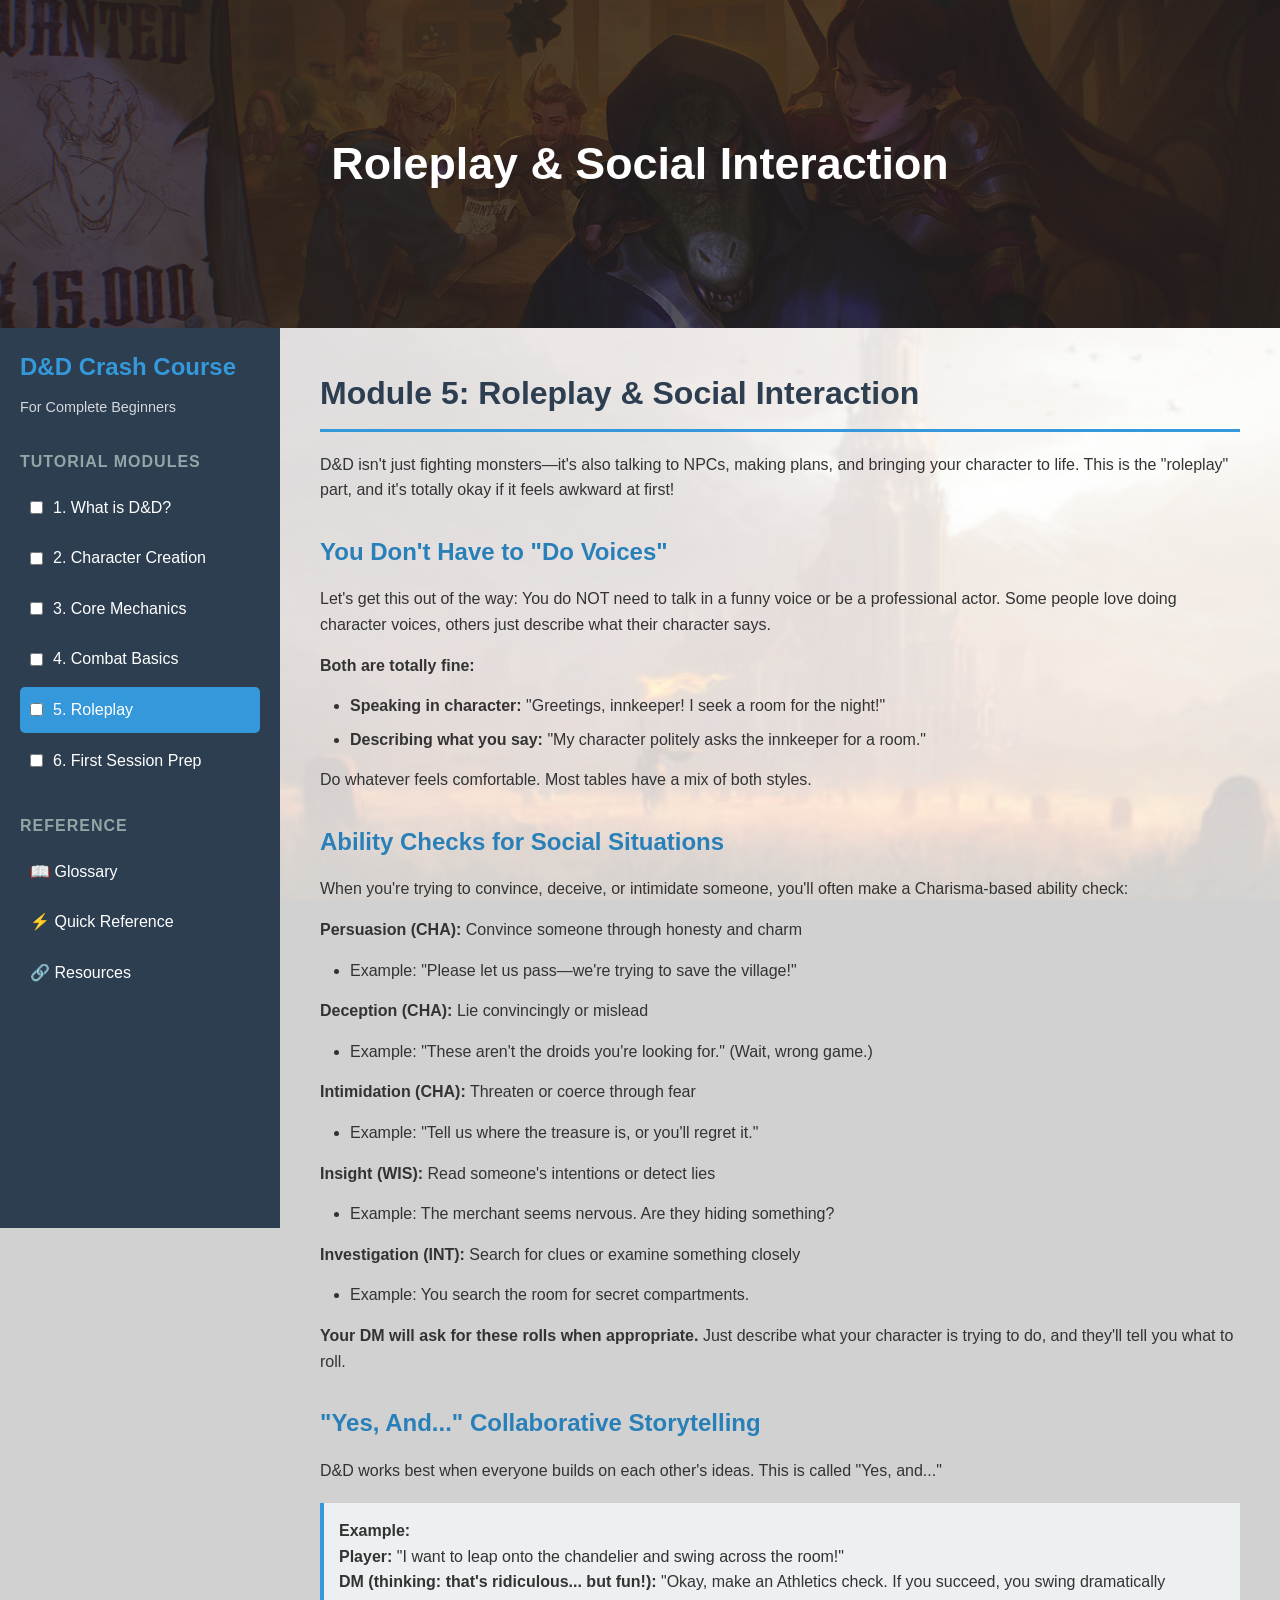
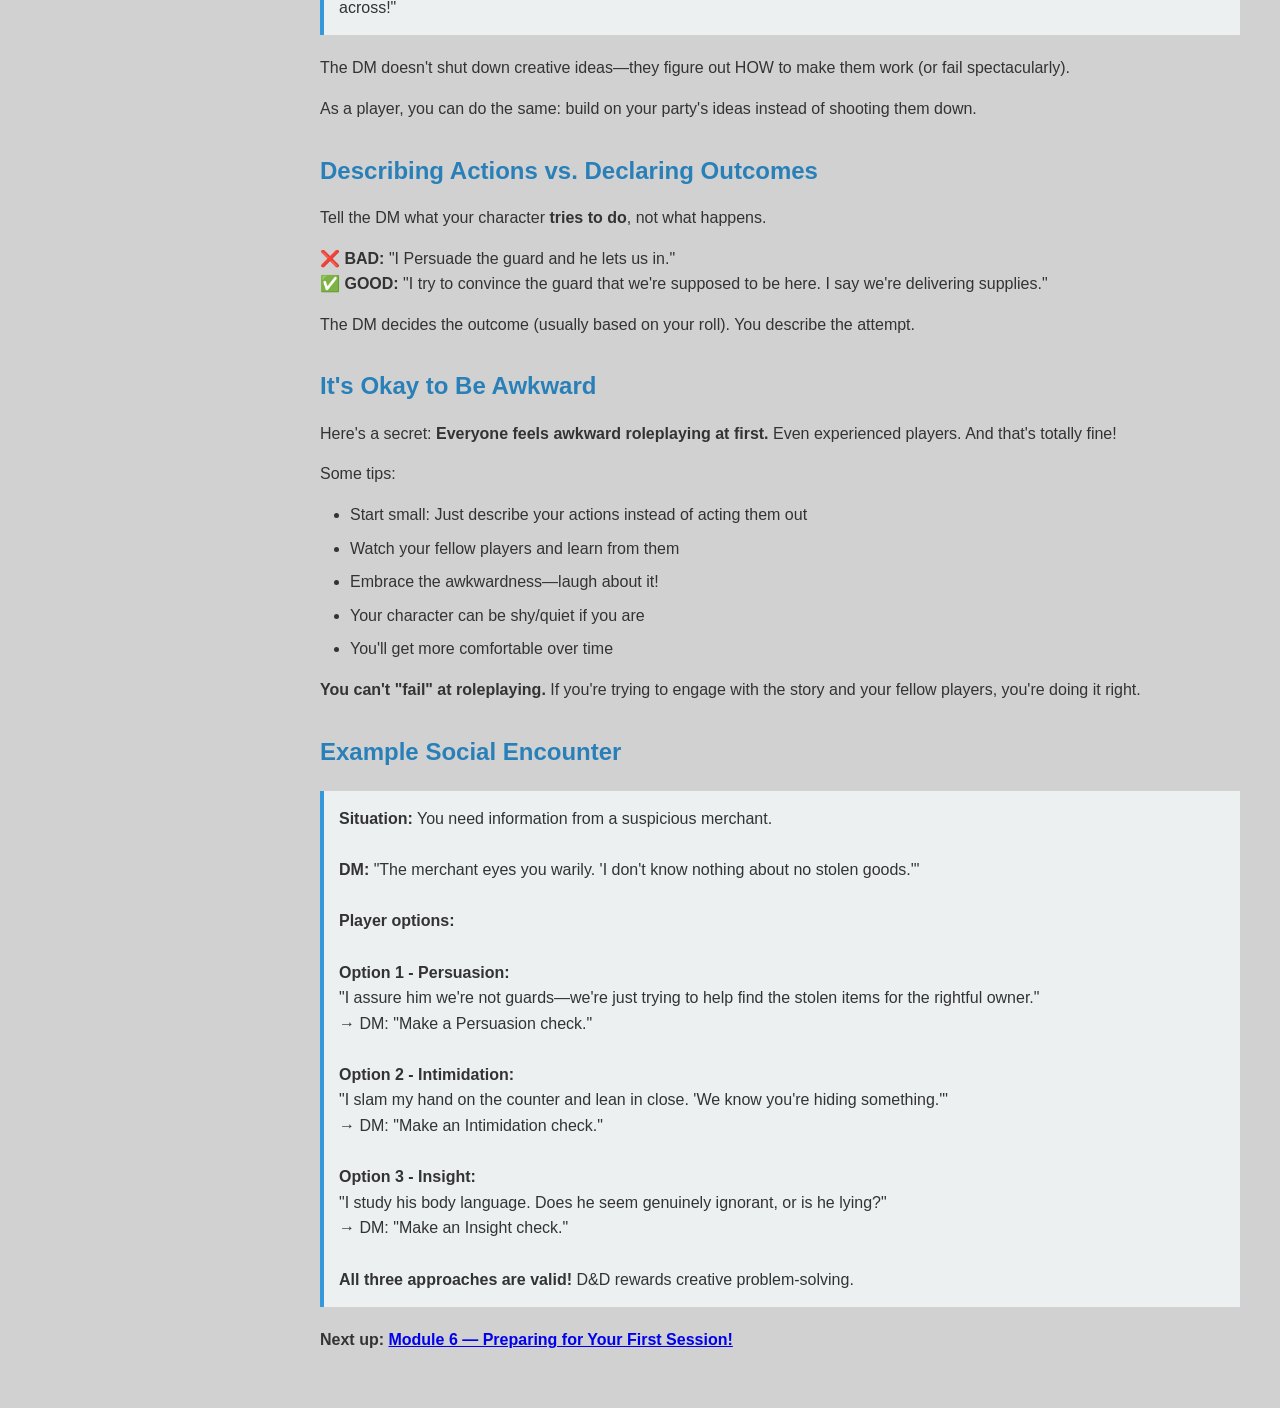
<file: roleplay.html>
<!DOCTYPE html>
<html lang="en">
<head>
    <meta charset="UTF-8">
    <meta name="viewport" content="width=device-width, initial-scale=1.0">
    <title>D&D Crash Course - Roleplay</title>
    <link rel="stylesheet" href="styles.css">
</head>
<body>
    <header style="text-align:center; padding: 8rem 1rem; background: #222; color: #fff; position: relative; overflow: hidden;">
        <img src="Images/roleplay.png" alt="Dragon" style="position: absolute; top: 0; left: 0; width: 100%; height: 100%; object-fit: cover; object-position: center 25%; opacity: 0.25; pointer-events: none;">
        <div style="position: relative; z-index: 1;">
            <h1 style="font-size: 2.8rem; margin: 0;">Roleplay & Social Interaction</h1>
        </div>
    </header>
    <div class="container">
        <aside class="sidebar">
            <h1>D&D Crash Course</h1>
            <p>For Complete Beginners</p>

            <div class="nav-section">
                <h3>Tutorial Modules</h3>
                <a class="nav-item" href="what-is-dnd.html" data-page="what-is-dnd.html">
                    <input type="checkbox" id="check1">
                    <span>1. What is D&D?</span>
                </a>
                <a class="nav-item" href="character-creation.html" data-page="character-creation.html">
                    <input type="checkbox" id="check2">
                    <span>2. Character Creation</span>
                </a>
                <a class="nav-item" href="core-mechanics.html" data-page="core-mechanics.html">
                    <input type="checkbox" id="check3">
                    <span>3. Core Mechanics</span>
                </a>
                <a class="nav-item" href="combat.html" data-page="combat.html">
                    <input type="checkbox" id="check4">
                    <span>4. Combat Basics</span>
                </a>
                <a class="nav-item" href="roleplay.html" data-page="roleplay.html">
                    <input type="checkbox" id="check5">
                    <span>5. Roleplay</span>
                </a>
                <a class="nav-item" href="first-session.html" data-page="first-session.html">
                    <input type="checkbox" id="check6">
                    <span>6. First Session Prep</span>
                </a>
            </div>

            <div class="nav-section">
                <h3>Reference</h3>
                <a class="nav-item" href="reference.html#glossary" data-page="reference.html">
                    <span>📖 Glossary</span>
                </a>
                <a class="nav-item" href="reference.html#quickref" data-page="reference.html">
                    <span>⚡ Quick Reference</span>
                </a>
                <a class="nav-item" href="reference.html#resources" data-page="reference.html">
                    <span>🔗 Resources</span>
                </a>
            </div>
        </aside>

        <main class="main-content">
            <h2>Module 5: Roleplay &amp; Social Interaction</h2>
            <p>D&amp;D isn't just fighting monsters—it's also talking to NPCs, making plans, and bringing your character to life. This is the "roleplay" part, and it's totally okay if it feels awkward at first!</p>

            <h3>You Don't Have to "Do Voices"</h3>
            <p>Let's get this out of the way: You do NOT need to talk in a funny voice or be a professional actor. Some people love doing character voices, others just describe what their character says.</p>

            <p><strong>Both are totally fine:</strong></p>
            <ul>
                <li><strong>Speaking in character:</strong> "Greetings, innkeeper! I seek a room for the night!"</li>
                <li><strong>Describing what you say:</strong> "My character politely asks the innkeeper for a room."</li>
            </ul>
            <p>Do whatever feels comfortable. Most tables have a mix of both styles.</p>

            <h3>Ability Checks for Social Situations</h3>
            <p>When you're trying to convince, deceive, or intimidate someone, you'll often make a Charisma-based ability check:</p>

            <p><strong>Persuasion (CHA):</strong> Convince someone through honesty and charm</p>
            <ul>
                <li>Example: "Please let us pass—we're trying to save the village!"</li>
            </ul>

            <p><strong>Deception (CHA):</strong> Lie convincingly or mislead</p>
            <ul>
                <li>Example: "These aren't the droids you're looking for." (Wait, wrong game.)</li>
            </ul>

            <p><strong>Intimidation (CHA):</strong> Threaten or coerce through fear</p>
            <ul>
                <li>Example: "Tell us where the treasure is, or you'll regret it."</li>
            </ul>

            <p><strong>Insight (WIS):</strong> Read someone's intentions or detect lies</p>
            <ul>
                <li>Example: The merchant seems nervous. Are they hiding something?</li>
            </ul>

            <p><strong>Investigation (INT):</strong> Search for clues or examine something closely</p>
            <ul>
                <li>Example: You search the room for secret compartments.</li>
            </ul>

            <p><strong>Your DM will ask for these rolls when appropriate.</strong> Just describe what your character is trying to do, and they'll tell you what to roll.</p>

            <h3>"Yes, And..." Collaborative Storytelling</h3>
            <p>D&amp;D works best when everyone builds on each other's ideas. This is called "Yes, and..."</p>

            <div class="example-box">
                <strong>Example:</strong><br>
                <strong>Player:</strong> "I want to leap onto the chandelier and swing across the room!"<br>
                <strong>DM (thinking: that's ridiculous... but fun!):</strong> "Okay, make an Athletics check. If you succeed, you swing dramatically across!"
            </div>

            <p>The DM doesn't shut down creative ideas—they figure out HOW to make them work (or fail spectacularly).</p>
            <p>As a player, you can do the same: build on your party's ideas instead of shooting them down.</p>

            <h3>Describing Actions vs. Declaring Outcomes</h3>
            <p>Tell the DM what your character <strong>tries to do</strong>, not what happens.</p>

            <p><strong>❌ BAD:</strong> "I Persuade the guard and he lets us in."<br>
            <strong>✅ GOOD:</strong> "I try to convince the guard that we're supposed to be here. I say we're delivering supplies."</p>

            <p>The DM decides the outcome (usually based on your roll). You describe the attempt.</p>

            <h3>It's Okay to Be Awkward</h3>
            <p>Here's a secret: <strong>Everyone feels awkward roleplaying at first.</strong> Even experienced players. And that's totally fine!</p>

            <p>Some tips:</p>
            <ul>
                <li>Start small: Just describe your actions instead of acting them out</li>
                <li>Watch your fellow players and learn from them</li>
                <li>Embrace the awkwardness—laugh about it!</li>
                <li>Your character can be shy/quiet if you are</li>
                <li>You'll get more comfortable over time</li>
            </ul>

            <p><strong>You can't "fail" at roleplaying.</strong> If you're trying to engage with the story and your fellow players, you're doing it right.</p>

            <h3>Example Social Encounter</h3>

            <div class="example-box">
                <strong>Situation:</strong> You need information from a suspicious merchant.<br><br>

                <strong>DM:</strong> "The merchant eyes you warily. 'I don't know nothing about no stolen goods.'"<br><br>

                <strong>Player options:</strong><br><br>

                <strong>Option 1 - Persuasion:</strong><br>
                "I assure him we're not guards—we're just trying to help find the stolen items for the rightful owner."<br>
                → DM: "Make a Persuasion check."<br><br>

                <strong>Option 2 - Intimidation:</strong><br>
                "I slam my hand on the counter and lean in close. 'We know you're hiding something.'"<br>
                → DM: "Make an Intimidation check."<br><br>

                <strong>Option 3 - Insight:</strong><br>
                "I study his body language. Does he seem genuinely ignorant, or is he lying?"<br>
                → DM: "Make an Insight check."<br><br>

                <strong>All three approaches are valid!</strong> D&amp;D rewards creative problem-solving.
            </div>

            <p><strong>Next up: <a href="first-session.html">Module 6 — Preparing for Your First Session!</a></strong></p>
        </main>
    </div>

    <script src="script.js"></script>
</body>
</html>
</file>
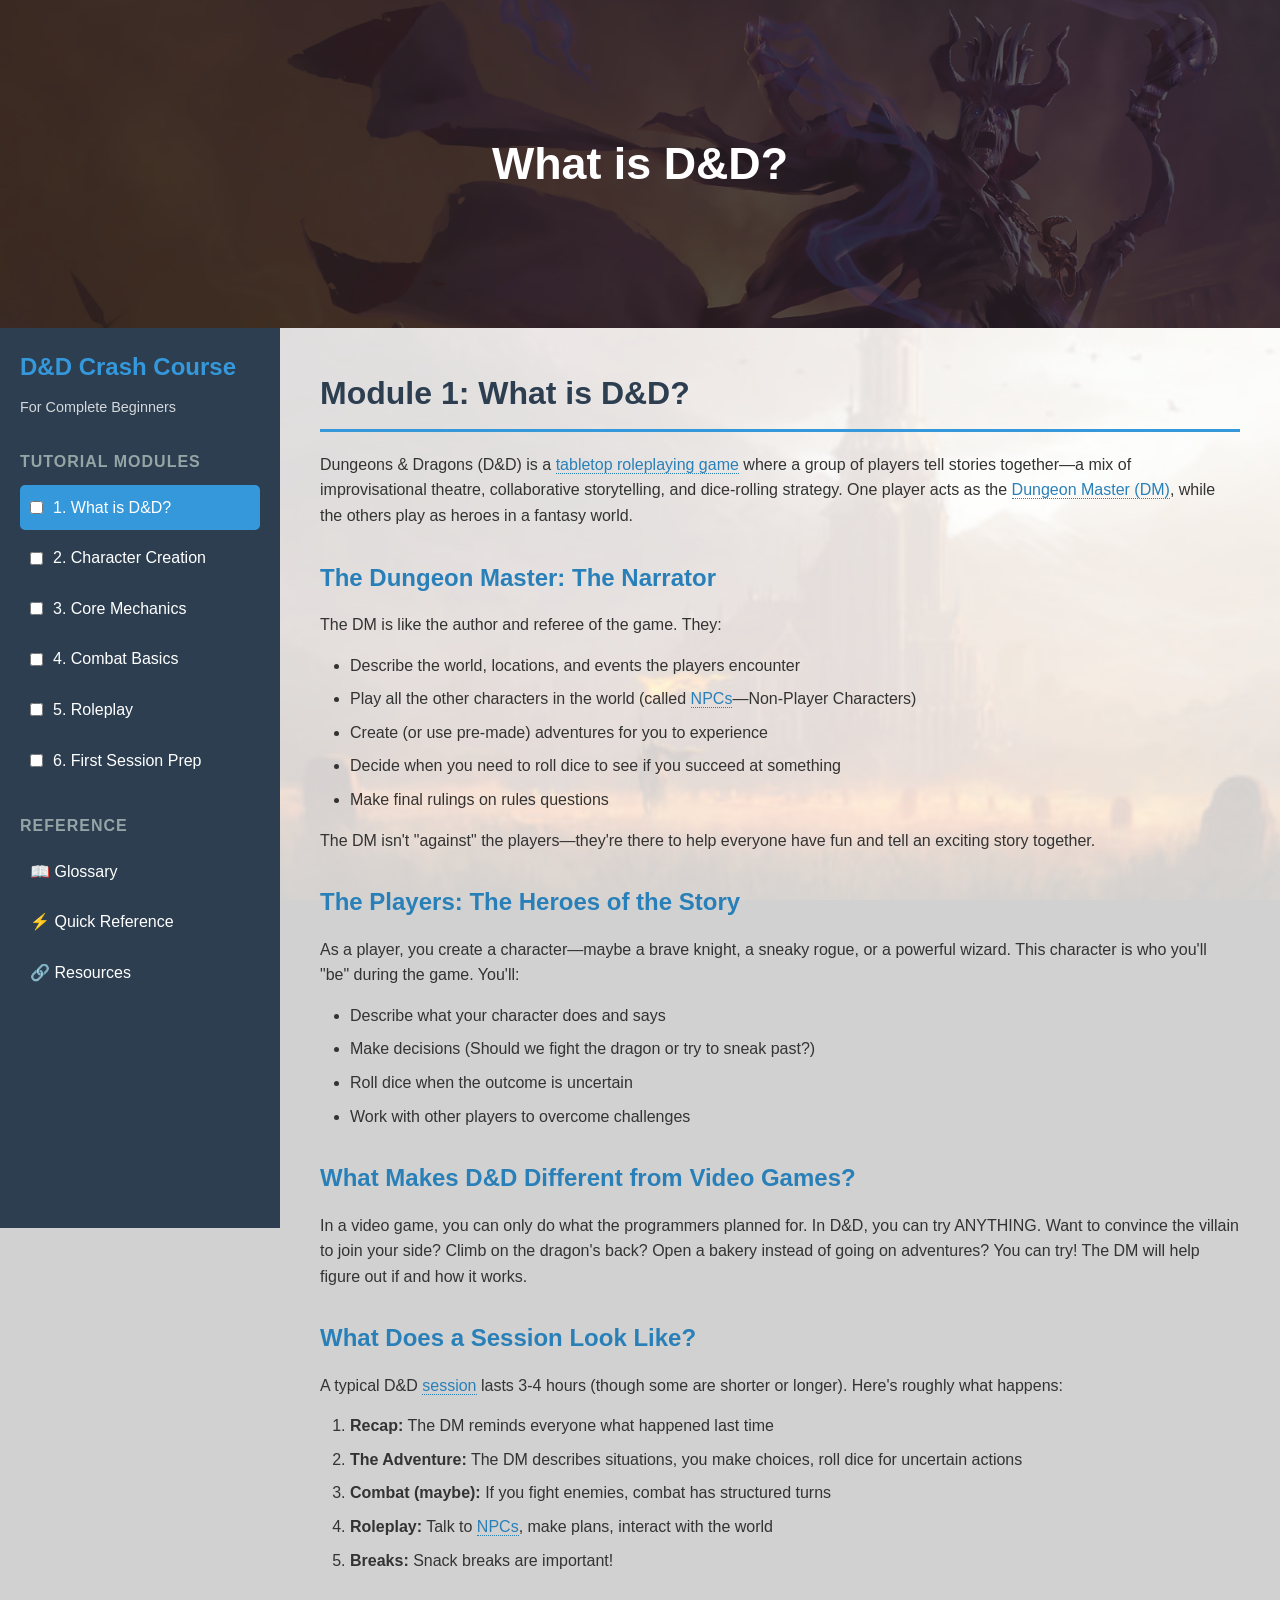
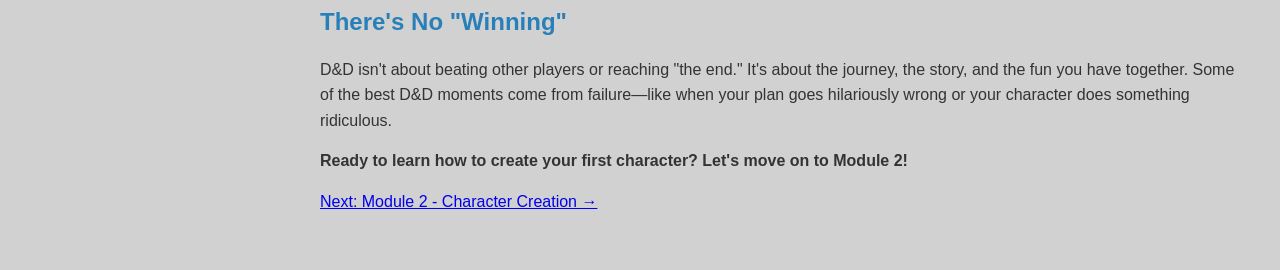
<file: what-is-dnd.html>
<!DOCTYPE html>
<html lang="en">
<head>
    <meta charset="UTF-8">
    <meta name="viewport" content="width=device-width, initial-scale=1.0">
    <title>D&D Crash Course - What is D&D?</title>
    <link rel="stylesheet" href="styles.css">
</head>
<body>
    <header style="text-align:center; padding: 8rem 1rem; background: #222; color: #fff; position: relative; overflow: hidden;">
        <img src="Images/lich.png" alt="Dragon" style="position: absolute; top: 0; left: 0; width: 100%; height: 100%; object-fit: cover; object-position: center 40%; opacity: 0.25; pointer-events: none;">
        <div style="position: relative; z-index: 1;">
            <h1 style="font-size: 2.8rem; margin: 0;">What is D&D?</h1>
        </div>
    </header>
    <div class="container">
        <aside class="sidebar">
            <h1>D&D Crash Course</h1>
            <p>For Complete Beginners</p>

            <div class="nav-section">
                <h3>Tutorial Modules</h3>
                <a class="nav-item active" href="what-is-dnd.html" data-page="what-is-dnd.html">
                    <input type="checkbox" id="check1">
                    <span>1. What is D&D?</span>
                </a>
                <a class="nav-item" href="character-creation.html" data-page="character-creation.html">
                    <input type="checkbox" id="check2">
                    <span>2. Character Creation</span>
                </a>
                <a class="nav-item" href="core-mechanics.html" data-page="core-mechanics.html">
                    <input type="checkbox" id="check3">
                    <span>3. Core Mechanics</span>
                </a>
                <a class="nav-item" href="combat.html" data-page="combat.html">
                    <input type="checkbox" id="check4">
                    <span>4. Combat Basics</span>
                </a>
                <a class="nav-item" href="roleplay.html" data-page="roleplay.html">
                    <input type="checkbox" id="check5">
                    <span>5. Roleplay</span>
                </a>
                <a class="nav-item" href="first-session.html" data-page="first-session.html">
                    <input type="checkbox" id="check6">
                    <span>6. First Session Prep</span>
                </a>
            </div>

            <div class="nav-section">
                <h3>Reference</h3>
                <a class="nav-item" href="reference.html#glossary" data-page="reference.html">
                    <span>📖 Glossary</span>
                </a>
                <a class="nav-item" href="reference.html#quickref" data-page="reference.html">
                    <span>⚡ Quick Reference</span>
                </a>
                <a class="nav-item" href="reference.html#resources" data-page="reference.html">
                    <span>🔗 Resources</span>
                </a>
            </div>
        </aside>

        <main class="main-content">
            <h2>Module 1: What is D&D?</h2>
            <p>Dungeons & Dragons (D&D) is a <span class="tip" data-tip="A game played in person with paper, dice, and imagination—no screen required.">tabletop roleplaying game</span> where a group of players tell stories together—a mix of improvisational theatre, collaborative storytelling, and dice-rolling strategy. One player acts as the <span class="tip" data-tip="The player who narrates the story, controls NPCs, and runs the game world.">Dungeon Master (DM)</span>, while the others play as heroes in a fantasy world.</p>

            <h3>The Dungeon Master: The Narrator</h3>
            <p>The DM is like the author and referee of the game. They:</p>
            <ul>
                <li>Describe the world, locations, and events the players encounter</li>
                <li>Play all the other characters in the world (called <span class="tip" data-tip="Non-Player Characters: all the characters in the world controlled by the DM, not the players.">NPCs</span>—Non-Player Characters)</li>
                <li>Create (or use pre-made) adventures for you to experience</li>
                <li>Decide when you need to roll dice to see if you succeed at something</li>
                <li>Make final rulings on rules questions</li>
            </ul>
            <p>The DM isn't "against" the players—they're there to help everyone have fun and tell an exciting story together.</p>

            <h3>The Players: The Heroes of the Story</h3>
            <p>As a player, you create a character—maybe a brave knight, a sneaky rogue, or a powerful wizard. This character is who you'll "be" during the game. You'll:</p>
            <ul>
                <li>Describe what your character does and says</li>
                <li>Make decisions (Should we fight the dragon or try to sneak past?)</li>
                <li>Roll dice when the outcome is uncertain</li>
                <li>Work with other players to overcome challenges</li>
            </ul>

            <h3>What Makes D&D Different from Video Games?</h3>
            <p>In a video game, you can only do what the programmers planned for. In D&D, you can try ANYTHING. Want to convince the villain to join your side? Climb on the dragon's back? Open a bakery instead of going on adventures? You can try! The DM will help figure out if and how it works.</p>

            <h3>What Does a Session Look Like?</h3>
            <p>A typical D&amp;D <span class="tip" data-tip="A single sitting of D&D play, typically 2–4 hours.">session</span> lasts 3-4 hours (though some are shorter or longer). Here's roughly what happens:</p>
            <ol>
                <li><strong>Recap:</strong> The DM reminds everyone what happened last time</li>
                <li><strong>The Adventure:</strong> The DM describes situations, you make choices, roll dice for uncertain actions</li>
                <li><strong>Combat (maybe):</strong> If you fight enemies, combat has structured turns</li>
                <li><strong>Roleplay:</strong> Talk to <span class="tip" data-tip="Non-Player Characters: characters in the world controlled by the DM.">NPCs</span>, make plans, interact with the world</li>
                <li><strong>Breaks:</strong> Snack breaks are important!</li>
            </ol>

            <h3>There's No "Winning"</h3>
            <p>D&D isn't about beating other players or reaching "the end." It's about the journey, the story, and the fun you have together. Some of the best D&D moments come from failure—like when your plan goes hilariously wrong or your character does something ridiculous.</p>

            <p><strong>Ready to learn how to create your first character? Let's move on to Module 2!</strong></p>
            <p><a href="character-creation.html">Next: Module 2 - Character Creation →</a></p>
        </main>
    </div>
</body>
</html>
</file>
<file: styles.css>
* {
    margin: 0;
    padding: 0;
    box-sizing: border-box;
}

body {
    font-family: 'Segoe UI', Tahoma, Geneva, Verdana, sans-serif;
    line-height: 1.6;
    color: #333;
    background-color: #1a1a1a;
    background-image: url('Images/background.jpg');
    background-size: cover;
    background-attachment: fixed;
    background-position: center 20%;
}

.container {
    display: flex;
    max-width: 1400px;
    margin: 0 auto;
    background: rgba(255, 255, 255, 0.80);
    min-height: 100vh;
}

.sidebar {
    width: 280px;
    background-color: #2c3e50;
    color: white;
    padding: 20px;
    position: sticky;
    top: 0;
    height: 100vh;
    overflow-y: auto;
}

.sidebar h1 {
    font-size: 1.5rem;
    margin-bottom: 10px;
    color: #3498db;
}

.sidebar p {
    font-size: 0.9rem;
    margin-bottom: 30px;
    opacity: 0.8;
}

.nav-section {
    margin-bottom: 30px;
}

.nav-section h3 {
    font-size: 1rem;
    margin-bottom: 10px;
    color: #95a5a6;
    text-transform: uppercase;
    letter-spacing: 1px;
}

.nav-item {
    display: flex;
    align-items: center;
    padding: 10px;
    margin-bottom: 5px;
    cursor: pointer;
    border-radius: 5px;
    transition: background 0.3s;
    text-decoration: none;
    color: white;
}

.nav-item:hover {
    background-color: #34495e;
}

.nav-item.active {
    background-color: #3498db;
}

.nav-item input[type="checkbox"] {
    margin-right: 10px;
}

.main-content {
    flex: 1;
    padding: 40px;
    overflow-y: auto;
}

.main-content h2 {
    color: #2c3e50;
    font-size: 2rem;
    margin-bottom: 20px;
    padding-bottom: 10px;
    border-bottom: 3px solid #3498db;
}

.main-content h3 {
    color: #2980b9;
    font-size: 1.5rem;
    margin-top: 30px;
    margin-bottom: 15px;
}

.main-content p {
    margin-bottom: 15px;
}

.main-content ul,
.main-content ol {
    margin-left: 30px;
    margin-bottom: 15px;
}

.main-content li {
    margin-bottom: 8px;
}

table {
    width: 100%;
    border-collapse: collapse;
    margin: 20px 0;
}

th, td {
    border: 1px solid #ddd;
    padding: 12px;
    text-align: left;
}

th {
    background-color: #3498db;
    color: white;
}

tr:nth-child(even) {
    background-color: #f2f2f2;
}

.example-box {
    background-color: #ecf0f1;
    border-left: 4px solid #3498db;
    padding: 15px;
    margin: 20px 0;
}

.formula {
    background-color: #2c3e50;
    color: white;
    padding: 10px;
    border-radius: 5px;
    font-family: monospace;
    margin: 15px 0;
    text-align: center;
    font-size: 1.1rem;
}

.glossary-term {
    margin-bottom: 15px;
}

/* Tooltips */
.tip {
    position: relative;
    cursor: help;
    color: #2980b9;
    border-bottom: 1px dotted #2980b9;
    font-weight: 500;
}

.tip::before {
    content: attr(data-tip);
    position: absolute;
    bottom: calc(100% + 8px);
    left: 50%;
    transform: translateX(-50%);
    background: #2c3e50;
    color: #fff;
    padding: 7px 11px;
    border-radius: 5px;
    font-size: 0.82rem;
    font-weight: normal;
    line-height: 1.4;
    width: max-content;
    max-width: 230px;
    white-space: normal;
    opacity: 0;
    pointer-events: none;
    transition: opacity 0.2s;
    z-index: 200;
}

.tip::after {
    content: '';
    position: absolute;
    bottom: calc(100% + 3px);
    left: 50%;
    transform: translateX(-50%);
    border: 5px solid transparent;
    border-top-color: #2c3e50;
    opacity: 0;
    pointer-events: none;
    transition: opacity 0.2s;
    z-index: 200;
}

.tip:hover::before,
.tip:hover::after {
    opacity: 1;
}

.glossary-term strong {
    color: #2980b9;
}

@media (max-width: 768px) {
    .container {
        flex-direction: column;
    }

    .sidebar {
        width: 100%;
        height: auto;
        position: relative;
    }

    .main-content {
        padding: 20px;
    }
}
</file>
